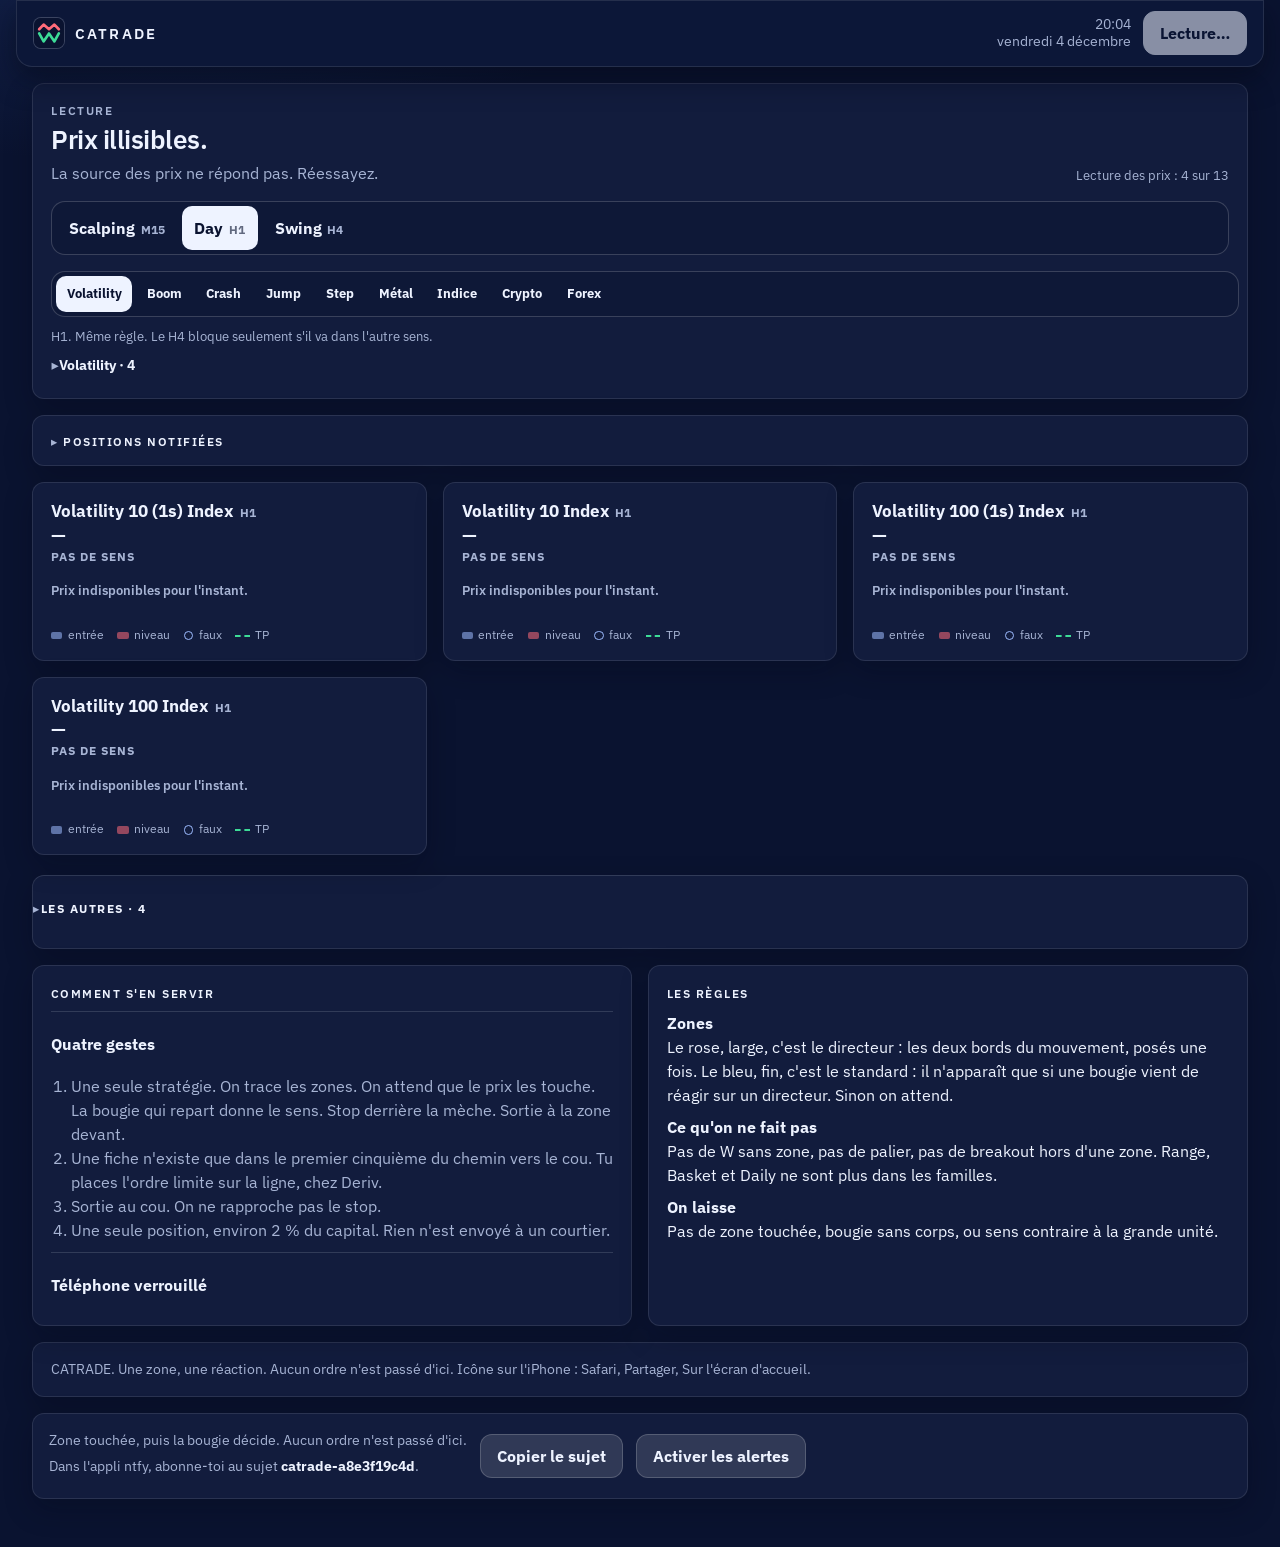
<file: index.html>
<!doctype html>
<html lang="fr">
<head>
<meta charset="utf-8">
<meta name="viewport" content="width=device-width, initial-scale=1, viewport-fit=cover">
<title>CATRADE</title>
<meta name="description" content="CATRADE entre seulement quand le prix touche une zone tracée. L'ordre se place chez Deriv.">
<meta name="theme-color" content="#0A1330">
<meta name="apple-mobile-web-app-capable" content="yes">
<meta name="mobile-web-app-capable" content="yes">
<meta name="apple-mobile-web-app-status-bar-style" content="black-translucent">
<meta name="apple-mobile-web-app-title" content="CATRADE">
<link rel="icon" href="favicon.svg" type="image/svg+xml">
<link rel="apple-touch-icon" href="icon-180.png">
<link rel="manifest" href="manifest.webmanifest">
<link rel="preconnect" href="https://fonts.googleapis.com">
<link rel="preconnect" href="https://fonts.gstatic.com" crossorigin>
<link href="https://fonts.googleapis.com/css2?family=IBM+Plex+Sans:wght@400;500;600;700&display=swap" rel="stylesheet">
<link rel="stylesheet" href="style.css?v=32">
</head>
<body>
<div class="aurora" aria-hidden="true"><i></i><i></i><i></i></div>
<div class="wrap">
  <header class="top glass">
    <h1 class="brand"><img src="favicon.svg" alt="" width="30" height="30" class="mark">CATRADE</h1>
    <div class="top-r">
      <div class="clock" id="clock"></div>
      <button class="btn go" id="refresh" type="button">Actualiser</button>
    </div>
  </header>
  <section class="hero glass" aria-live="polite">
    <div class="hero-top">
      <div>
        <p class="kicker">Lecture</p>
        <h2 id="headline">Lecture des marchés…</h2>
        <p class="lede" id="sub">Les fiches arrivent dès que les prix sont lus.</p>
      </div>
      <p class="status" id="status">En attente des prix.</p>
    </div>
    <div class="controls">
      <div class="seg" id="styles" role="group" aria-label="Style"></div>
      <div class="seg families" id="families" role="group" aria-label="Famille"></div>
    </div>
    <p class="stack" id="stack"></p>
    <details class="names-fold" id="namesFold">
      <summary id="namesTitle">Dans la famille</summary>
      <div class="names" id="names"></div>
    </details>
  </section>
  <details class="panel glass" id="ouvert">
    <summary class="sec">Positions notifiées</summary>
    <div class="grid" id="ouvertGrid"></div>
  </details>
  <div class="grid" id="grid"></div>
  <details class="panel glass fold">
    <summary class="sec" id="othersTitle">Les autres</summary>
    <ul class="others" id="others"></ul>
  </details>
  <div class="cols">
    <section class="panel glass">
      <h3 class="sec">Comment s'en servir</h3>
      <details class="fold" open>
        <summary>Quatre gestes</summary>
        <ol>
          <li>Une seule stratégie. On trace les zones. On attend que le prix les touche. La bougie qui repart donne le sens. Stop derrière la mèche. Sortie à la zone devant.</li>
          <li>Une fiche n'existe que dans le premier cinquième du chemin vers le cou. Tu places l'ordre limite sur la ligne, chez Deriv.</li>
          <li>Sortie au cou. On ne rapproche pas le stop.</li>
          <li>Une seule position, environ 2 % du capital. Rien n'est envoyé à un courtier.</li>
        </ol>
      </details>
      <details class="fold">
        <summary>Téléphone verrouillé</summary>
        <p>Dans l'appli ntfy, abonne-toi au sujet affiché en bas. Une alerte part une fois par setup, pas à chaque bougie. Cette page n'a pas besoin de rester ouverte.</p>
      </details>
    </section>
    <section class="panel glass">
      <h3 class="sec">Les règles</h3>
      <dl class="lex">
        <dt>Zones</dt>
        <dd>Le rose, large, c'est le directeur : les deux bords du mouvement, posés une fois. Le bleu, fin, c'est le standard : il n'apparaît que si une bougie vient de réagir sur un directeur. Sinon on attend.</dd>
        <dt>Ce qu'on ne fait pas</dt>
        <dd>Pas de W sans zone, pas de palier, pas de breakout hors d'une zone. Range, Basket et Daily ne sont plus dans les familles.</dd>
        <dt>On laisse</dt>
        <dd>Pas de zone touchée, bougie sans corps, ou sens contraire à la grande unité.</dd>
      </dl>
    </section>
  </div>
  <footer class="note glass">CATRADE. Une zone, une réaction. Aucun ordre n'est passé d'ici. Icône sur l'iPhone : Safari, Partager, Sur l'écran d'accueil.</footer>
  <div class="alertbox glass">
    <div>
      <p>Zone touchée, puis la bougie décide. Aucun ordre n'est passé d'ici.</p>
      <p>Dans l'appli ntfy, abonne-toi au sujet <b class="topic" id="topic">catrade-a8e3f19c4d</b>.</p>
    </div>
    <button class="btn" id="copyTopic" type="button">Copier le sujet</button>
    <button class="btn" id="notif" type="button">Alerter dans cette page</button>
  </div>
</div>
<script src="engine.js?v=118"></script>
<script src="app.js?v=118"></script>
<script>
if ("serviceWorker" in navigator) navigator.serviceWorker.register("sw.js");
</script>
</body>
</html>
</file>
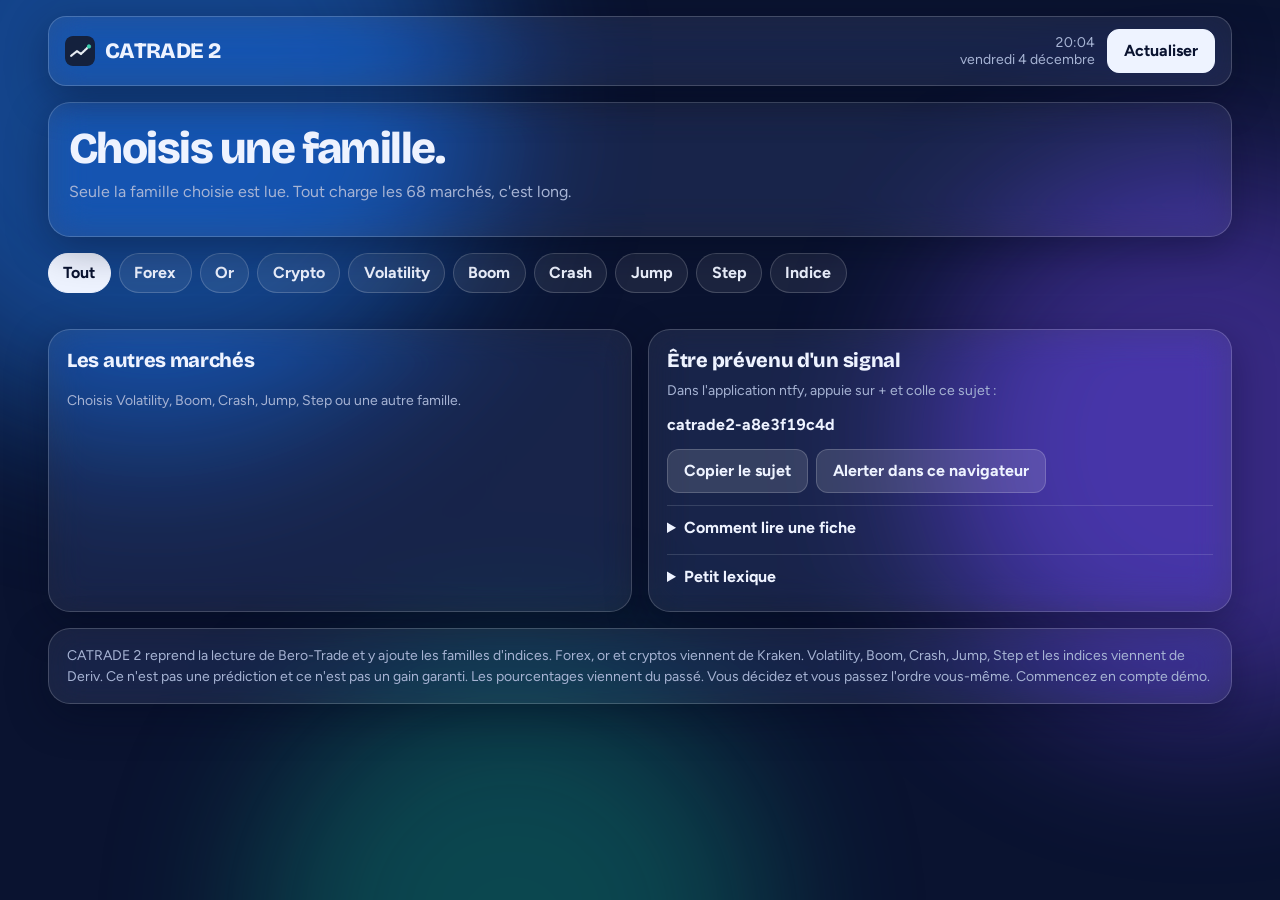
<file: 2/index.html>
<!doctype html>
<html lang="fr">
<head>
<meta charset="utf-8">
<meta name="viewport" content="width=device-width, initial-scale=1, viewport-fit=cover">
<title>CATRADE 2</title>
<meta name="description" content="CATRADE 2 lit les marchés de Bero-Trade et les familles d'indices CATRADE. Pour chacun : un sens, un stop, un objectif.">
<meta name="theme-color" content="#0A1330">
<meta name="mobile-web-app-capable" content="yes">
<meta name="apple-mobile-web-app-capable" content="yes">
<meta name="apple-mobile-web-app-title" content="CATRADE 2">
<link rel="manifest" href="manifest.webmanifest">
<link rel="icon" type="image/png" href="icon-192.png">
<link rel="apple-touch-icon" href="apple-touch-icon.png">
<link rel="preconnect" href="https://fonts.googleapis.com">
<link rel="preconnect" href="https://fonts.gstatic.com" crossorigin>
<link href="https://fonts.googleapis.com/css2?family=Bricolage+Grotesque:opsz,wght@12..96,600;12..96,800&family=Figtree:wght@400;600;700&display=swap" rel="stylesheet">
<style>
:root{
  --bg:#0A1330; --ink:#EEF3FF; --muted:#A7B4D4; --faint:rgba(238,243,255,.14);
  --glass:rgba(255,255,255,.075); --glass-hi:rgba(255,255,255,.13); --edge:rgba(255,255,255,.18);
  --buy:#3DDC97; --sell:#FF6B7A; --warn:#FFC857; --focus:#9DBBFF;
  --display:"Bricolage Grotesque","Figtree",system-ui,sans-serif;
  --text:"Figtree",system-ui,-apple-system,"Segoe UI",Roboto,sans-serif;
  color-scheme:dark;
}
*{box-sizing:border-box}
html{-webkit-text-size-adjust:100%}
body{margin:0;min-height:100vh;background:var(--bg);color:var(--ink);font:400 1rem/1.5 var(--text);font-variant-numeric:tabular-nums;overflow-x:hidden}
a{color:inherit}
p{margin:0 0 .75rem}
button{font:inherit;color:inherit;cursor:pointer}
:focus-visible{outline:3px solid var(--focus);outline-offset:2px}
.muted{color:var(--muted)}
.small{font-size:.875rem}

/* Fond : trois halos flous qui dérivent lentement */
.aurora{position:fixed;inset:0;z-index:-1;overflow:hidden;pointer-events:none}
.aurora i{position:absolute;border-radius:50%;filter:blur(80px);opacity:.55}
.aurora i:nth-child(1){width:52vmax;height:52vmax;left:-14vmax;top:-18vmax;background:#1E6FD9}
.aurora i:nth-child(2){width:44vmax;height:44vmax;right:-16vmax;top:18vh;background:#7B4DFF;opacity:.4}
.aurora i:nth-child(3){width:40vmax;height:40vmax;left:20vw;bottom:-22vmax;background:#11A88A;opacity:.35}
@media (prefers-reduced-motion:no-preference){
  .aurora i:nth-child(1){animation:drift1 38s ease-in-out infinite alternate}
  .aurora i:nth-child(2){animation:drift2 46s ease-in-out infinite alternate}
  .aurora i:nth-child(3){animation:drift1 52s ease-in-out infinite alternate-reverse}
  @keyframes drift1{to{transform:translate(8vw,6vh) scale(1.08)}}
  @keyframes drift2{to{transform:translate(-10vw,-8vh) scale(.94)}}
}

.glass{background:var(--glass);border:1px solid var(--edge);border-radius:22px;-webkit-backdrop-filter:blur(18px) saturate(140%);backdrop-filter:blur(18px) saturate(140%);box-shadow:0 12px 40px rgba(3,8,30,.35)}
.wrap{max-width:76rem;margin:0 auto;padding:max(1rem,env(safe-area-inset-top)) 1rem 3rem}

/* En-tête */
.top{display:flex;align-items:center;justify-content:space-between;gap:1rem;padding:.75rem 1rem;margin-bottom:1rem;border-radius:18px;position:sticky;top:.5rem;z-index:5}
.brand{display:flex;align-items:center;gap:.625rem;font:800 1.375rem/1 var(--display);letter-spacing:-.03em;margin:0;white-space:nowrap}
.brand img{width:30px;height:30px;border-radius:8px}
.top-r{display:flex;align-items:center;gap:.75rem}
.clock{color:var(--muted);font-size:.875rem;text-align:right;line-height:1.25}
.btn{min-height:44px;padding:.5rem 1rem;border:1px solid var(--edge);border-radius:12px;background:var(--glass-hi);font-weight:700}
.btn:hover{background:rgba(255,255,255,.2)}
.btn[disabled]{opacity:.55;cursor:progress}
.btn.go{background:var(--ink);color:var(--bg);border-color:var(--ink)}
.btn.go:hover{background:#fff}

/* Résumé */
.hero{padding:1.5rem 1.25rem 1.25rem;margin-bottom:1rem}
.hero h2{font:800 clamp(1.75rem,6vw,2.75rem)/1.02 var(--display);letter-spacing:-.035em;margin:0 0 .5rem;text-wrap:balance}
.hero p{max-width:44rem;color:var(--muted);margin:0}
.status{margin-top:.75rem !important;font-size:.875rem}

/* Fiches marché */
.grid{display:grid;grid-template-columns:repeat(auto-fill,minmax(19rem,1fr));gap:1rem;margin-bottom:1.25rem}
.card{padding:1.125rem 1.125rem 1rem;display:flex;flex-direction:column;gap:.75rem;position:relative;overflow:hidden}
.card::before{content:"";position:absolute;inset:0 0 auto 0;height:3px;background:var(--side)}
.card[data-dir="1"]{--side:var(--buy)} .card[data-dir="-1"]{--side:var(--sell)}
.card[data-choice="pris"]{border-color:var(--side);box-shadow:0 0 0 1px var(--side),0 12px 40px rgba(3,8,30,.35)}
.card[data-choice="passe"]{opacity:.55}
.head{display:flex;justify-content:space-between;align-items:flex-start;gap:.75rem}
.name{font:700 1.0625rem/1.25 var(--text);margin:0}
.px{font:800 1.5rem/1.15 var(--display);letter-spacing:-.02em}
.call{display:inline-block;font:800 1.5rem/1 var(--display);letter-spacing:-.025em;color:var(--side)}
.kind{display:inline-block;margin-left:.5rem;padding:.125rem .5rem;border-radius:999px;border:1px solid var(--edge);font-size:.8125rem;font-weight:700;vertical-align:middle}
.kind.ok{border-color:var(--buy);color:var(--buy)}
.ring{--p:50;flex:none;width:68px;height:68px;border-radius:50%;display:grid;place-items:center;background:conic-gradient(var(--ringc) calc(var(--p)*1%),rgba(255,255,255,.1) 0)}
.ring b{display:flex;flex-direction:column;align-items:center;justify-content:center;width:56px;height:56px;border-radius:50%;background:#101b3d;font:800 .875rem/1 var(--display);white-space:nowrap}
.ring small{display:block;font:600 .5625rem/1 var(--text);color:var(--muted);margin-top:2px}
.lv{display:grid;grid-template-columns:repeat(3,1fr);gap:.5rem;margin:0}
.lv div{background:rgba(255,255,255,.06);border-radius:12px;padding:.5rem .625rem}
.lv dt{font-size:.75rem;color:var(--muted)}
.lv dd{margin:0;font:800 1rem/1.25 var(--display);letter-spacing:-.01em;word-break:break-word}
.lv .sl{color:var(--sell)} .lv .tp{color:var(--buy)}
.lv span{display:block;font:400 .75rem/1.2 var(--text);color:var(--muted)}
.risk{border-radius:14px;padding:.625rem .75rem;background:rgba(255,255,255,.06);font-size:.875rem}
.risk b.lvl{display:inline-block;margin-bottom:.25rem;font-size:.9375rem}
.risk[data-r="mod"] b.lvl{color:var(--buy)} .risk[data-r="haut"] b.lvl{color:var(--warn)} .risk[data-r="tres"] b.lvl{color:var(--sell)}
.risk ul{margin:0;padding-left:1.1rem;color:var(--muted)}
.risk li{margin:.125rem 0}
.spark{width:100%;height:42px;display:block}
.spark path{fill:none;stroke:var(--side);stroke-width:2;stroke-linejoin:round;stroke-linecap:round}
.spark .area{fill:var(--side);opacity:.12;stroke:none}
.sim{border-radius:14px;padding:.5rem .75rem;background:rgba(255,255,255,.06)}
.sim summary{font-size:.9375rem}
.sim-f{display:grid;grid-template-columns:1fr 1fr;gap:.5rem;margin:.5rem 0}
.sim-f label{display:grid;gap:.25rem;font-size:.75rem;color:var(--muted)}
.sim-f input,.sim-f select{font:inherit;font-size:1rem;color:var(--ink);background:rgba(10,19,48,.6);border:1px solid var(--edge);border-radius:10px;padding:.5rem .625rem;min-height:44px;width:100%}
.sim-r{display:grid;grid-template-columns:repeat(3,1fr);gap:.375rem;margin:0}
.sim-r div{text-align:center;border-radius:10px;padding:.375rem .25rem;background:rgba(255,255,255,.05)}
.sim-r dt{font-size:.6875rem;color:var(--muted)}
.sim-r dd{margin:0;font:800 1.0625rem/1.2 var(--display)}
.sim-r .g{color:var(--buy)} .sim-r .l{color:var(--sell)}
.sim-n{font-size:.75rem;color:var(--muted);margin:.375rem 0 0}
.choice{display:flex;gap:.5rem;margin-top:auto}
.choice .btn{flex:1}
.taken{font-size:.875rem;color:var(--muted)}
@media (prefers-reduced-motion:no-preference){
  .grid.fresh .card{animation:rise .5s cubic-bezier(.2,.7,.2,1) both;animation-delay:calc(var(--i)*70ms)}
  @keyframes rise{from{opacity:0;transform:translateY(14px) scale(.98)}to{opacity:1;transform:none}}
  .card[data-choice="pris"]{animation:pulse 1.6s ease-out 1}
  @keyframes pulse{0%{box-shadow:0 0 0 0 var(--side)}100%{box-shadow:0 0 0 1px var(--side),0 0 0 14px transparent}}
}

/* Autres marchés */
.panel{padding:1.125rem 1.125rem .5rem;margin-bottom:1rem}
h3.sec{font:800 1.25rem/1.2 var(--display);letter-spacing:-.015em;margin:0 0 .5rem}
.others{list-style:none;margin:0;padding:0}
.others li{display:grid;grid-template-columns:1fr auto;gap:.125rem 1rem;padding:.625rem 0;border-top:1px solid var(--faint)}
.others li:first-child{border-top:0}
.others b{font-weight:700}
.others span{grid-column:1/-1;color:var(--muted);font-size:.875rem}
.empty{padding:1.25rem;text-align:center;color:var(--muted)}
.cols{display:grid;gap:1rem}
@media (min-width:56rem){.cols{grid-template-columns:1fr 1fr}}
.steps{margin:.25rem 0 .75rem;padding-left:1.25rem;color:var(--muted)} .steps li{margin:.25rem 0}
.topic{color:var(--ink);word-break:break-all}
.row{display:flex;flex-wrap:wrap;gap:.5rem;align-items:center;margin-bottom:.75rem}
a.btn{display:inline-flex;align-items:center;text-decoration:none}
details{border-top:1px solid var(--faint);padding:.625rem 0}
summary{font-weight:700;cursor:pointer;min-height:28px}
details p,details li,details dd{color:var(--muted)}
details ol{margin:.5rem 0 0;padding-left:1.25rem}
dl.lex{margin:.5rem 0 0} dl.lex dt{font-weight:700;margin-top:.5rem} dl.lex dd{margin:0}
footer{padding:1rem 1.125rem;color:var(--muted);font-size:.875rem}
@media (max-width:30rem){.clock{display:none}.lv dd{font-size:.9375rem}}
.fams{display:flex;flex-wrap:wrap;gap:.5rem;margin:0 0 1rem}
.fams button{min-height:40px;padding:.4rem .9rem;border-radius:999px;border:1px solid var(--edge);background:var(--glass);font-weight:700}
.fams button.on{background:var(--ink);color:var(--bg);border-color:var(--ink)}
.fam{margin:.15rem 0 0;color:var(--muted);font-size:.75rem;font-weight:700;letter-spacing:.04em;text-transform:uppercase}

</style>
</head>
<body>
<div class="aurora" aria-hidden="true"><i></i><i></i><i></i></div>
<div class="wrap">
  <header class="top glass">
    <h1 class="brand"><img src="icon-192.png" alt="">CATRADE 2</h1>
    <div class="top-r">
      <div class="clock" id="clock"></div>
      <button class="btn go" id="refresh" type="button">Actualiser</button>
    </div>
  </header>

  <section class="hero glass" aria-live="polite">
    <h2 id="headline">Lecture des marchés.</h2>
    <p id="sub">Même lecture que Bero-Trade, plus les familles d'indices CATRADE. Seuls les marchés à au moins un gagnant sur deux restent en fiche.</p>
    <p class="status muted" id="status" role="status"></p>
  </section>

  <div class="fams" id="fams" role="tablist" aria-label="Familles"></div>
  <div class="grid" id="grid"></div>

  <div class="cols">
    <section class="panel glass" aria-labelledby="h-oth">
      <h3 class="sec" id="h-oth">Les autres marchés</h3>
      <ul class="others" id="others"><li><span>Lecture en cours.</span></li></ul>
    </section>

    <section class="panel glass" aria-labelledby="h-notif">
      <h3 class="sec" id="h-notif">Être prévenu d'un signal</h3>
      <p class="muted small">Dans l'application ntfy, appuie sur + et colle ce sujet :</p>
      <p><b class="topic" id="topicText">catrade2-a8e3f19c4d</b></p>
      <div class="row"><button class="btn" type="button" id="copyTopic">Copier le sujet</button><button class="btn" type="button" id="notifPage" aria-pressed="false">Alerter dans ce navigateur</button></div>
      <p class="muted small" id="notifMsg" role="status"></p>
      <details>
        <summary>Comment lire une fiche</summary>
        <ol class="small">
          <li><b>Signal confirmé</b> : le prix est revenu sur la moyenne et a refermé dans le sens. L'entrée est le prix de cette bougie, le stop est au-delà du repli. <b>Tendance</b> : le sens seulement. Pas d'entrée, pas de stop, pas d'objectif.</li>
          <li>Le pourcentage est la part de trades gagnants de ce type sur ce marché, sur les ~80 derniers jours.</li>
          <li>L'objectif est à 0,75 fois la distance du stop. Il faut donc gagner au moins 57 % des trades pour être rentable. Sous ce seuil, le marché gagne souvent mais perd en moyenne.</li>
          <li>Le trade se ferme au plus tard au bout de 4 jours.</li>
        </ol>
      </details>
      <details>
        <summary>Petit lexique</summary>
        <dl class="lex small">
          <dt>Stop (SL)</dt><dd>Le prix où le trade se ferme tout seul pour limiter la perte.</dd>
          <dt>Objectif (TP)</dt><dd>Le prix où le trade se ferme tout seul pour encaisser le gain.</dd>
          <dt>Pip</dt><dd>La plus petite unité courante d'une devise : 0,0001 sur EUR/USD.</dd>
          <dt>R</dt><dd>La perte prévue si le stop est touché. Un gagnant rapporte 0,75 R, un perdant coûte 1 R.</dd>
          <dt>Lot</dt><dd>La taille du trade. Sur les devises, 0,01 lot vaut environ 0,10 $ par pip.</dd>
        </dl>
      </details>
    </section>
  </div>

  <footer class="glass">CATRADE 2 reprend la lecture de Bero-Trade et y ajoute les familles d'indices. Forex, or et cryptos viennent de Kraken. Volatility, Boom, Crash, Jump, Step et les indices viennent de Deriv. Ce n'est pas une prédiction et ce n'est pas un gain garanti. Les pourcentages viennent du passé. Vous décidez et vous passez l'ordre vous-même. Commencez en compte démo.</footer>
</div>

<script>
"use strict";
/* ===== MOTEUR : fonctions pures, sans accès à la page ===== */
const Engine = (() => {
  const STEP = 14400;                                   /* bougies de 4 heures */
  const CFG = { rr: 0.75, maxBars: 24, chaos: 2, warm: 230, minDist: 1.5 };
  const mean = a => a.reduce((s, x) => s + x, 0) / a.length;
  const median = a => { const s = [...a].sort((x, y) => x - y), m = s.length >> 1; return s.length % 2 ? s[m] : (s[m - 1] + s[m]) / 2; };
  function ema(v, n) {
    const o = new Array(v.length).fill(null); if (v.length < n) return o;
    let e = mean(v.slice(0, n)); o[n - 1] = e; const k = 2 / (n + 1);
    for (let i = n; i < v.length; i++) { e = v[i] * k + e * (1 - k); o[i] = e; }
    return o;
  }
  function prep(k) {
    const c = k.map(x => x.c);
    const tr = k.map((x, i) => i ? Math.max(x.h - x.l, Math.abs(x.h - k[i - 1].c), Math.abs(x.l - k[i - 1].c)) : x.h - x.l);
    const atr = new Array(k.length).fill(null);
    if (k.length > 15) { let a = mean(tr.slice(1, 15)); atr[14] = a; for (let i = 15; i < k.length; i++) { a = (a * 13 + tr[i]) / 14; atr[i] = a; } }
    return { k, c, tr, atr, e20: ema(c, 20), e50: ema(c, 50), e200: ema(c, 200) };
  }
  function trend(P, i) {
    const c = P.c[i], a = P.e20[i], b = P.e50[i], s = P.e200[i];
    if (s == null) return 0;
    return c > s && b > s && a > b ? 1 : c < s && b < s && a < b ? -1 : 0;
  }
  function volRatio(P, i) { const base = median(P.tr.slice(i - 27, i - 3)); return base > 0 ? mean(P.tr.slice(i - 3, i + 1)) / base : null; }
  /* Devises et or : pas d'entrée du vendredi 12 h UTC au dimanche 22 h UTC */
  function fxBlocked(t) { const d = new Date(t * 1000), day = d.getUTCDay(), h = d.getUTCHours(); return (day === 5 && h >= 12) || day === 6 || (day === 0 && h < 22); }

  function signalAt(P, i, weekend) {
    if (i < CFG.warm || i >= P.k.length) return null;
    const d = trend(P, i); if (!d) return null;
    const vr = volRatio(P, i); if (vr == null || vr > CFG.chaos) return null;
    const k = P.k, b = k[i], a = P.atr[i], range = b.h - b.l; if (!(range > 0) || !(a > 0)) return null;
    if (weekend && fxBlocked(b.t + STEP)) return null;
    const pos = d > 0 ? (b.c - b.l) / range : (b.h - b.c) / range;
    const forward = d > 0 ? b.c > b.o : b.c < b.o;
    let kind = null, structure = null;
    const win = k.slice(i - 24, i);
    const brk = d > 0 ? b.c > Math.max(...win.map(x => x.h)) : b.c < Math.min(...win.map(x => x.l));
    if (CFG.breakout && brk && range >= a && pos >= 0.7 && Math.abs(b.c - P.e20[i]) <= 2.5 * a) { kind = "cassure"; structure = d > 0 ? b.l : b.h; }
    if (!kind) {
      const touched = d > 0 ? Math.min(b.l, k[i - 1].l) <= P.e20[i] + 0.25 * a : Math.max(b.h, k[i - 1].h) >= P.e20[i] - 0.25 * a;
      const holds = d > 0 ? b.c > P.e50[i] : b.c < P.e50[i];
      if (touched && holds && forward && pos >= 0.6) {
        kind = "repli"; const w5 = k.slice(i - 4, i + 1);
        structure = d > 0 ? Math.min(...w5.map(x => x.l)) : Math.max(...w5.map(x => x.h));
      }
    }
    if (!kind) return null;
    let dist = Math.abs(b.c - structure) + 0.25 * a;
    if (dist > 2.5 * a) return null;
    if (dist < CFG.minDist * a) dist = CFG.minDist * a;
    return { i, t: b.t, dir: d, kind, entry: b.c, dist, sl: b.c - d * dist, tp: b.c + d * CFG.rr * dist, vr, atr: a };
  }
  /* Rejoue les règles sur l'historique. Si le stop et l'objectif sont dans la même bougie, on compte le stop. */
  function backtest(P, cost, weekend) {
    const k = P.k, trades = [];
    for (let i = CFG.warm; i < k.length - 1; i++) {
      const s = signalAt(P, i, weekend); if (!s) continue;
      let r = null, j = i + 1;
      for (; j < k.length; j++) {
        const hitSL = s.dir > 0 ? k[j].l <= s.sl : k[j].h >= s.sl, hitTP = s.dir > 0 ? k[j].h >= s.tp : k[j].l <= s.tp;
        if (hitSL) { r = -1; break; }
        if (hitTP) { r = CFG.rr; break; }
        if (j - i >= CFG.maxBars) { r = s.dir * (k[j].c - s.entry) / s.dist; break; }
      }
      if (r == null) break;
      trades.push({ t: s.t, kind: s.kind, dir: s.dir, r, net: r - cost * s.entry / s.dist, bars: j - i });
      i = j - 1;
    }
    return trades;
  }
  /* Mode « tendance » : on suit la tendance à chaque bougie, sans attendre de repli. Sert à donner un avis sur chaque marché. */
  function backtestTrend(P, cost, weekend) {
    const k = P.k, trades = [];
    for (let i = CFG.warm; i < k.length - 1; i++) {
      const d = trend(P, i), a = P.atr[i]; if (!d || !(a > 0)) continue;
      const vr = volRatio(P, i); if (vr == null || vr > CFG.chaos) continue;
      if (weekend && fxBlocked(k[i].t + STEP)) continue;
      const e = k[i].c, dist = CFG.minDist * a, sl = e - d * dist, tp = e + d * CFG.rr * dist;
      let r = null, j = i + 1;
      for (; j < k.length; j++) {
        if (d > 0 ? k[j].l <= sl : k[j].h >= sl) { r = -1; break; }
        if (d > 0 ? k[j].h >= tp : k[j].l <= tp) { r = CFG.rr; break; }
        if (j - i >= CFG.maxBars) { r = d * (k[j].c - e) / dist; break; }
      }
      if (r == null) break;
      trades.push({ t: k[i].t, dir: d, r, net: r - cost * e / dist, bars: j - i });
      i = j - 1;
    }
    return trades;
  }
  function stats(tr) {
    const n = tr.length; if (!n) return { n: 0, wins: 0, gross: 0, net: 0, avg: 0, se: 0, medBars: null };
    const net = tr.reduce((s, x) => s + x.net, 0), avg = net / n;
    const sd = Math.sqrt(tr.reduce((s, x) => s + (x.net - avg) ** 2, 0) / Math.max(1, n - 1));
    return { n, wins: tr.filter(x => x.r > 0).length, gross: tr.reduce((s, x) => s + x.r, 0), net, avg, se: sd / Math.sqrt(n), medBars: median(tr.map(x => x.bars)) };
  }
  function evaluate(mk, raw, now) {
    const rep = { id: mk.id, cls: mk.cls, state: "erreur", why: "indispo" };
    if (!Array.isArray(raw) || !raw.length) return rep;
    const lastRaw = raw[raw.length - 1], live = lastRaw.t + STEP > now ? lastRaw : null, closed = live ? raw.slice(0, -1) : raw, n = closed.length;
    if (n < CFG.warm + 30) { rep.why = "historique"; return rep; }
    rep.price = lastRaw.c; rep.spark = closed.slice(-59).map(x => x.c).concat([rep.price]); rep.candles = raw.slice(-36);
    if (now - (closed[n - 1].t + STEP) > STEP + 600) { rep.why = "ancien"; return rep; }
    if (closed.slice(-42).filter(x => x.h === x.l).length > 10) { rep.why = "inactif"; return rep; }
    const weekend = mk.cls === "fx" || mk.cls === "gold", P = prep(closed), i = n - 1;
    rep.why = null;
    rep.dir = trend(P, i); rep.vr = volRatio(P, i); rep.atr = P.atr[i]; rep.e20 = P.e20[i];
    rep.trades = backtest(P, mk.cost, weekend); rep.record = stats(rep.trades);
    rep.trendRecord = stats(backtestTrend(P, mk.cost, weekend));
    if (rep.dir && rep.atr > 0) { const dist = CFG.minDist * rep.atr; rep.tplan = { dir: rep.dir, entry: rep.price, sl: rep.price - rep.dir * dist, tp: rep.price + rep.dir * CFG.rr * dist, dist, until: now + CFG.maxBars * STEP, costR: mk.cost * rep.price / dist }; } rep.days = Math.round((n - CFG.warm) * STEP / 86400);
    if (weekend && fxBlocked(now)) { rep.state = "ferme"; rep.why = new Date(now * 1000).getUTCDay() === 5 ? "vendredi" : "weekend"; return rep; }
    if (rep.vr != null && rep.vr > CFG.chaos) { rep.state = "agite"; return rep; }
    for (let age = 0; age <= 1; age++) {
      const s = signalAt(P, i - age, weekend); if (!s) continue;
      const after = closed.slice(s.i + 1).concat(live ? [live] : []);
      const hi = Math.max(s.entry, ...after.map(x => x.h)), lo = Math.min(s.entry, ...after.map(x => x.l));
      const prog = s.dir * (rep.price - s.entry) / s.dist;
      rep.state = "passe";
      if (s.dir > 0 ? lo <= s.sl : hi >= s.sl) rep.why = "stoppe";
      else if (s.dir > 0 ? hi >= s.tp : lo <= s.tp) rep.why = "objectif";
      else if (prog > 0.25) rep.why = "parti";
      else if (prog < -0.3) rep.why = "fragile";
      else {
        const dist = s.dist;
        rep.state = "signal"; rep.why = null;
        rep.plan = { dir: s.dir, kind: s.kind, entry: s.entry, sl: s.sl, tp: s.tp, dist, age, prog,
                     firedAt: s.t + STEP, until: s.t + STEP + CFG.maxBars * STEP, costR: mk.cost * s.entry / dist };
        rep.checks = { vol: rep.vr >= 0.5 && rep.vr <= 1.5, frais: age === 0 && Math.abs(prog) <= 0.2, bilan: rep.record.n >= 8 && rep.record.net > 0 };
        rep.score = (rep.checks.vol ? 1 : 0) + (rep.checks.frais ? 1 : 0) + (rep.checks.bilan ? 1 : 0);
      }
      return rep;
    }
    if (!rep.dir) { rep.state = "neutre"; return rep; }
    rep.state = "attente"; rep.near = Math.abs(rep.price - rep.e20) <= rep.atr;
    return rep;
  }
  /* Signaux actifs, du meilleur au moins bon */
  const rank = reports => reports.filter(r => r.state === "signal").sort((a, b) => b.score - a.score || a.plan.age - b.plan.age || a.plan.costR - b.plan.costR);
  const overall = reports => stats([].concat(...reports.map(r => r.trades || [])));
  const breakEven = () => 1 / (1 + CFG.rr);
  return { STEP, CFG, mean, median, ema, prep, trend, volRatio, fxBlocked, signalAt, backtest, backtestTrend, stats, evaluate, rank, overall, breakEven };
})();
/* ===== FIN DU MOTEUR ===== */

if (typeof document !== "undefined") (() => {
  const MARKETS = [
    { id: "EURUSD",  sym: "EUR/USD", name: "EUR/USD",  fam: "Forex", src: "kraken", cls: "fx", pip: 0.0001, dp: 5, cost: 0.00012 },
    { id: "GBPUSD",  sym: "GBP/USD", name: "GBP/USD",  fam: "Forex", src: "kraken", cls: "fx", pip: 0.0001, dp: 5, cost: 0.00015 },
    { id: "AUDUSD",  sym: "AUD/USD", name: "AUD/USD",  fam: "Forex", src: "kraken", cls: "fx", pip: 0.0001, dp: 5, cost: 0.00018 },
    { id: "USDCAD",  sym: "USD/CAD", name: "USD/CAD",  fam: "Forex", src: "kraken", cls: "fx", pip: 0.0001, dp: 5, cost: 0.00018 },
    { id: "USDCHF",  sym: "USD/CHF", name: "USD/CHF",  fam: "Forex", src: "kraken", cls: "fx", pip: 0.0001, dp: 5, cost: 0.00018 },
    { id: "EURGBP",  sym: "EUR/GBP", name: "EUR/GBP",  fam: "Forex", src: "kraken", cls: "fx", pip: 0.0001, dp: 5, cost: 0.00018 },
    { id: "PAXGUSD", sym: "XAU/USD", name: "Or, XAU/USD", fam: "Or", src: "kraken", cls: "gold", dp: 2, cost: 0.00015 },
    { id: "XBTUSD",  sym: "BTC/USD", name: "Bitcoin, BTC/USD",  fam: "Crypto", src: "kraken", cls: "crypto", dp: 0, cost: 0.0004 },
    { id: "ETHUSD",  sym: "ETH/USD", name: "Ethereum, ETH/USD", fam: "Crypto", src: "kraken", cls: "crypto", dp: 2, cost: 0.0004 },
    { id: "SOLUSD",  sym: "SOL/USD", name: "Solana, SOL/USD",   fam: "Crypto", src: "kraken", cls: "crypto", dp: 2, cost: 0.0005 },
    { id: "1HZ10V", sym: "Volatility 10 (1s) Index", name: "Volatility 10 (1s) Index", fam: "Volatility", src: "deriv", cls: "synth", dp: 2, cost: 0.00008 },
    { id: "R_10", sym: "Volatility 10 Index", name: "Volatility 10 Index", fam: "Volatility", src: "deriv", cls: "synth", dp: 3, cost: 0.00008 },
    { id: "1HZ100V", sym: "Volatility 100 (1s) Index", name: "Volatility 100 (1s) Index", fam: "Volatility", src: "deriv", cls: "synth", dp: 2, cost: 0.00008 },
    { id: "R_100", sym: "Volatility 100 Index", name: "Volatility 100 Index", fam: "Volatility", src: "deriv", cls: "synth", dp: 2, cost: 0.00008 },
    { id: "1HZ15V", sym: "Volatility 15 (1s) Index", name: "Volatility 15 (1s) Index", fam: "Volatility", src: "deriv", cls: "synth", dp: 3, cost: 0.00008 },
    { id: "1HZ25V", sym: "Volatility 25 (1s) Index", name: "Volatility 25 (1s) Index", fam: "Volatility", src: "deriv", cls: "synth", dp: 2, cost: 0.00008 },
    { id: "R_25", sym: "Volatility 25 Index", name: "Volatility 25 Index", fam: "Volatility", src: "deriv", cls: "synth", dp: 3, cost: 0.00008 },
    { id: "1HZ30V", sym: "Volatility 30 (1s) Index", name: "Volatility 30 (1s) Index", fam: "Volatility", src: "deriv", cls: "synth", dp: 3, cost: 0.00008 },
    { id: "1HZ50V", sym: "Volatility 50 (1s) Index", name: "Volatility 50 (1s) Index", fam: "Volatility", src: "deriv", cls: "synth", dp: 2, cost: 0.00008 },
    { id: "R_50", sym: "Volatility 50 Index", name: "Volatility 50 Index", fam: "Volatility", src: "deriv", cls: "synth", dp: 4, cost: 0.00008 },
    { id: "1HZ75V", sym: "Volatility 75 (1s) Index", name: "Volatility 75 (1s) Index", fam: "Volatility", src: "deriv", cls: "synth", dp: 2, cost: 0.00008 },
    { id: "R_75", sym: "Volatility 75 Index", name: "Volatility 75 Index", fam: "Volatility", src: "deriv", cls: "synth", dp: 4, cost: 0.00008 },
    { id: "1HZ90V", sym: "Volatility 90 (1s) Index", name: "Volatility 90 (1s) Index", fam: "Volatility", src: "deriv", cls: "synth", dp: 3, cost: 0.00008 },
    { id: "BOOM100", sym: "Boom 100 Index", name: "Boom 100 Index", fam: "Boom", src: "deriv", cls: "synth", dp: 3, cost: 0.00008 },
    { id: "BOOM1000", sym: "Boom 1000 Index", name: "Boom 1000 Index", fam: "Boom", src: "deriv", cls: "synth", dp: 3, cost: 0.00008 },
    { id: "BOOM150N", sym: "Boom 150 Index", name: "Boom 150 Index", fam: "Boom", src: "deriv", cls: "synth", dp: 5, cost: 0.00008 },
    { id: "BOOM200", sym: "Boom 200 Index", name: "Boom 200 Index", fam: "Boom", src: "deriv", cls: "synth", dp: 3, cost: 0.00008 },
    { id: "BOOM300N", sym: "Boom 300 Index", name: "Boom 300 Index", fam: "Boom", src: "deriv", cls: "synth", dp: 3, cost: 0.00008 },
    { id: "BOOM50", sym: "Boom 50 Index", name: "Boom 50 Index", fam: "Boom", src: "deriv", cls: "synth", dp: 3, cost: 0.00008 },
    { id: "BOOM500", sym: "Boom 500 Index", name: "Boom 500 Index", fam: "Boom", src: "deriv", cls: "synth", dp: 3, cost: 0.00008 },
    { id: "BOOM600", sym: "Boom 600 Index", name: "Boom 600 Index", fam: "Boom", src: "deriv", cls: "synth", dp: 3, cost: 0.00008 },
    { id: "BOOM900", sym: "Boom 900 Index", name: "Boom 900 Index", fam: "Boom", src: "deriv", cls: "synth", dp: 3, cost: 0.00008 },
    { id: "BOOM99", sym: "Boom 99 Index", name: "Boom 99 Index", fam: "Boom", src: "deriv", cls: "synth", dp: 3, cost: 0.00008 },
    { id: "CRASH100", sym: "Crash 100 Index", name: "Crash 100 Index", fam: "Crash", src: "deriv", cls: "synth", dp: 3, cost: 0.00008 },
    { id: "CRASH1000", sym: "Crash 1000 Index", name: "Crash 1000 Index", fam: "Crash", src: "deriv", cls: "synth", dp: 3, cost: 0.00008 },
    { id: "CRASH150N", sym: "Crash 150 Index", name: "Crash 150 Index", fam: "Crash", src: "deriv", cls: "synth", dp: 5, cost: 0.00008 },
    { id: "CRASH200", sym: "Crash 200 Index", name: "Crash 200 Index", fam: "Crash", src: "deriv", cls: "synth", dp: 3, cost: 0.00008 },
    { id: "CRASH300N", sym: "Crash 300 Index", name: "Crash 300 Index", fam: "Crash", src: "deriv", cls: "synth", dp: 3, cost: 0.00008 },
    { id: "CRASH50", sym: "Crash 50 Index", name: "Crash 50 Index", fam: "Crash", src: "deriv", cls: "synth", dp: 3, cost: 0.00008 },
    { id: "CRASH500", sym: "Crash 500 Index", name: "Crash 500 Index", fam: "Crash", src: "deriv", cls: "synth", dp: 3, cost: 0.00008 },
    { id: "CRASH600", sym: "Crash 600 Index", name: "Crash 600 Index", fam: "Crash", src: "deriv", cls: "synth", dp: 3, cost: 0.00008 },
    { id: "CRASH900", sym: "Crash 900 Index", name: "Crash 900 Index", fam: "Crash", src: "deriv", cls: "synth", dp: 3, cost: 0.00008 },
    { id: "CRASH99", sym: "Crash 99 Index", name: "Crash 99 Index", fam: "Crash", src: "deriv", cls: "synth", dp: 3, cost: 0.00008 },
    { id: "JD10", sym: "Jump 10 Index", name: "Jump 10 Index", fam: "Jump", src: "deriv", cls: "synth", dp: 2, cost: 0.00008 },
    { id: "JD100", sym: "Jump 100 Index", name: "Jump 100 Index", fam: "Jump", src: "deriv", cls: "synth", dp: 2, cost: 0.00008 },
    { id: "JD25", sym: "Jump 25 Index", name: "Jump 25 Index", fam: "Jump", src: "deriv", cls: "synth", dp: 2, cost: 0.00008 },
    { id: "JD50", sym: "Jump 50 Index", name: "Jump 50 Index", fam: "Jump", src: "deriv", cls: "synth", dp: 2, cost: 0.00008 },
    { id: "JD75", sym: "Jump 75 Index", name: "Jump 75 Index", fam: "Jump", src: "deriv", cls: "synth", dp: 2, cost: 0.00008 },
    { id: "stpRNG", sym: "Step Index", name: "Step Index", fam: "Step", src: "deriv", cls: "synth", dp: 1, cost: 0.00008 },
    { id: "stpRNG2", sym: "Step Index 200", name: "Step Index 200", fam: "Step", src: "deriv", cls: "synth", dp: 1, cost: 0.00008 },
    { id: "stpRNG3", sym: "Step Index 300", name: "Step Index 300", fam: "Step", src: "deriv", cls: "synth", dp: 1, cost: 0.00008 },
    { id: "stpRNG4", sym: "Step Index 400", name: "Step Index 400", fam: "Step", src: "deriv", cls: "synth", dp: 1, cost: 0.00008 },
    { id: "stpRNG5", sym: "Step Index 500", name: "Step Index 500", fam: "Step", src: "deriv", cls: "synth", dp: 1, cost: 0.00008 },
    { id: "stpRNG10", sym: "Step Index 1000", name: "Step Index 1000", fam: "Step", src: "deriv", cls: "synth", dp: 1, cost: 0.00008 },
    { id: "stpRNG15", sym: "Step Index 1500", name: "Step Index 1500", fam: "Step", src: "deriv", cls: "synth", dp: 1, cost: 0.00008 },
    { id: "stpRNG20", sym: "Step Index 2000", name: "Step Index 2000", fam: "Step", src: "deriv", cls: "synth", dp: 1, cost: 0.00008 },
    { id: "OTC_AS51", sym: "Australia 200", name: "Australia 200", fam: "Indice", src: "deriv", cls: "synth", dp: 2, cost: 0.00008 },
    { id: "OTC_SX5E", sym: "Euro 50", name: "Euro 50", fam: "Indice", src: "deriv", cls: "synth", dp: 2, cost: 0.00008 },
    { id: "OTC_FCHI", sym: "France 40", name: "France 40", fam: "Indice", src: "deriv", cls: "synth", dp: 2, cost: 0.00008 },
    { id: "OTC_GDAXI", sym: "Germany 40", name: "Germany 40", fam: "Indice", src: "deriv", cls: "synth", dp: 2, cost: 0.00008 },
    { id: "OTC_HSI", sym: "Hong Kong 50", name: "Hong Kong 50", fam: "Indice", src: "deriv", cls: "synth", dp: 2, cost: 0.00008 },
    { id: "OTC_N225", sym: "Japan 225", name: "Japan 225", fam: "Indice", src: "deriv", cls: "synth", dp: 2, cost: 0.00008 },
    { id: "OTC_AEX", sym: "Netherlands 25", name: "Netherlands 25", fam: "Indice", src: "deriv", cls: "synth", dp: 2, cost: 0.00008 },
    { id: "OTC_SSMI", sym: "Swiss 20", name: "Swiss 20", fam: "Indice", src: "deriv", cls: "synth", dp: 2, cost: 0.00008 },
    { id: "OTC_FTSE", sym: "UK 100", name: "UK 100", fam: "Indice", src: "deriv", cls: "synth", dp: 2, cost: 0.00008 },
    { id: "OTC_SPC", sym: "US 500", name: "US 500", fam: "Indice", src: "deriv", cls: "synth", dp: 2, cost: 0.00008 },
    { id: "OTC_NDX", sym: "US Tech 100", name: "US Tech 100", fam: "Indice", src: "deriv", cls: "synth", dp: 2, cost: 0.00008 },
    { id: "OTC_DJI", sym: "Wall Street 30", name: "Wall Street 30", fam: "Indice", src: "deriv", cls: "synth", dp: 2, cost: 0.00008 },
  ];
  const MK = Object.fromEntries(MARKETS.map(m => [m.id, m]));
  const TOPIC = "catrade2-a8e3f19c4d", MIN_WIN = 50, MIN_N = 8;
  const $ = s => document.querySelector(s);
  const esc = s => String(s).replace(/[&<>"']/g, c => ({ "&": "&amp;", "<": "&lt;", ">": "&gt;", '"': "&quot;", "'": "&#39;" }[c]));
  const sleep = ms => new Promise(r => setTimeout(r, ms));
  const fmt = (v, dp) => v.toLocaleString("fr-FR", { minimumFractionDigits: dp, maximumFractionDigits: dp });
  const num = (x, d = 1) => x.toLocaleString("fr-FR", { minimumFractionDigits: d, maximumFractionDigits: d });
  const hm = ms => new Date(ms).toLocaleTimeString("fr-FR", { hour: "2-digit", minute: "2-digit" });
  const dayHm = ms => new Date(ms).toLocaleDateString("fr-FR", { weekday: "long", day: "numeric" }) + " " + hm(ms);
  const store = { get(k, d) { try { const v = localStorage.getItem(k); return v ? JSON.parse(v) : d; } catch (e) { return d; } },
                  set(k, v) { try { localStorage.setItem(k, JSON.stringify(v)); } catch (e) {} } };
  let reports = [], scannedAt = 0, busy = false, choices = store.get("bt.choices", {});
  const FAMS = ["Tout", "Forex", "Or", "Crypto", "Volatility", "Boom", "Crash", "Jump", "Step", "Indice"];
  let famFilter = store.get("c2.fam", "Tout");
  function paintFams() {
    $("#fams").innerHTML = FAMS.map(f => `<button type="button" class="${f === famFilter ? "on" : ""}" data-fam="${esc(f)}">${esc(f)}</button>`).join("");
  }
  const BE = Math.round(Engine.breakEven() * 1000) / 10;

  function tick() { const n = Date.now(); $("#clock").innerHTML = `${hm(n)}<br>${esc(new Date(n).toLocaleDateString("fr-FR", { weekday: "long", day: "numeric", month: "long" }))}`; }

  async function fetchOHLC(pair) {
    for (let attempt = 1; ; attempt++) {
      const ac = new AbortController(), timer = setTimeout(() => ac.abort(), 12000);
      try {
        const r = await fetch(`https://api.kraken.com/0/public/OHLC?pair=${pair}&interval=240`, { cache: "no-store", signal: ac.signal });
        const j = await r.json();
        if (j.error && j.error.length) throw new Error(j.error.join(", "));
        const key = Object.keys(j.result).find(k => k !== "last");
        return j.result[key].map(x => ({ t: +x[0], o: +x[1], h: +x[2], l: +x[3], c: +x[4] })).sort((a, b) => a.t - b.t);
      } catch (e) { if (attempt >= 3) throw e; await sleep(1200 * attempt); }
      finally { clearTimeout(timer); }
    }
  }

  let derivWS = null, derivOpening = null, reqN = 1, scanGen = 0;
  const waiters = new Map();
  const cache = new Map();
  function dropSocket() {
    for (const [id, done] of waiters) { waiters.delete(id); done({ error: { message: "annulé" } }); }
    try { if (derivWS) derivWS.close(); } catch (e) {}
    derivWS = null;
    derivOpening = null;
  }
  function openDeriv() {
    if (derivWS && derivWS.readyState === 1) return Promise.resolve(derivWS);
    if (derivOpening) return derivOpening;
    derivOpening = new Promise((resolve, reject) => {
      const ws = new WebSocket("wss://api.derivws.com/trading/v1/options/ws/public");
      const timer = setTimeout(() => { try { ws.close(); } catch (e) {} reject(new Error("délai")); }, 12000);
      ws.onopen = () => { clearTimeout(timer); derivWS = ws; derivOpening = null; resolve(ws); };
      ws.onerror = () => { clearTimeout(timer); derivOpening = null; reject(new Error("websocket")); };
      ws.onclose = () => { if (derivWS === ws) derivWS = null; };
      ws.onmessage = ev => {
        let j; try { j = JSON.parse(ev.data); } catch (e) { return; }
        const id = j.req_id;
        if (id && waiters.has(id)) { const done = waiters.get(id); waiters.delete(id); done(j); }
      };
    });
    return derivOpening;
  }
  function fetchDeriv(symbol) {
    const gen = scanGen;
    const run = async () => {
      for (let attempt = 1; attempt <= 3; attempt++) {
        if (gen !== scanGen) throw new Error("annulé");
        try {
          const ws = await openDeriv();
          const req_id = reqN++;
          const j = await new Promise((resolve, reject) => {
            const timer = setTimeout(() => { waiters.delete(req_id); reject(new Error("délai")); }, 12000);
            waiters.set(req_id, x => { clearTimeout(timer); resolve(x); });
            ws.send(JSON.stringify({ ticks_history: symbol, adjust_start_time: 1, count: 400, end: "latest", start: 1, style: "candles", granularity: 14400, req_id }));
          });
          if (j.error) throw new Error(j.error.code || j.error.message || "Deriv");
          if (!j.candles || !j.candles.length) throw new Error("vide");
          return j.candles.map(c => ({ t: +c.epoch, o: +c.open, h: +c.high, l: +c.low, c: +c.close }));
        } catch (e) {
          if (gen !== scanGen || /annul/i.test(String(e.message))) throw new Error("annulé");
          try { if (derivWS) derivWS.close(); } catch (err) {}
          derivWS = null;
          if (attempt >= 3) throw e;
          await sleep(/Rate|rate|limit/i.test(String(e.message)) ? 4000 : 600);
        }
      }
    };
    return run();
  }

  /* Une proposition par marché : le signal confirmé s'il existe, sinon la tendance */
  function proposal(r) {
    if (r.state === "signal") return { kind: "signal", plan: r.plan, rec: r.record };
    if (["erreur", "ferme", "agite"].includes(r.state) || !r.tplan) return null;
    return { kind: "tendance", plan: r.tplan, rec: r.trendRecord };
  }
  const winPct = rec => rec && rec.n ? 100 * rec.wins / rec.n : 0;
  const eligible = p => p && p.rec.n >= MIN_N && winPct(p.rec) >= MIN_WIN;
  const distTxt = (mk, d) => mk.pip ? Math.round(d / mk.pip) + " pips" : fmt(d, mk.dp) + (mk.cls === "synth" ? " pts" : " $");
  function lotLoss(r, d) {
    const mk = MK[r.id];
    if (mk.cls === "gold") return d;
    if (mk.cls !== "fx") return null;
    const pips = d / mk.pip, base = mk.id.slice(0, 3), quote = mk.id.slice(3);
    if (quote === "USD") return pips * 0.1;
    if (base === "USD") return pips * 0.1 / r.price;
    const q = reports.find(x => x.id === quote + "USD");
    return q && q.price ? pips * 0.1 * q.price : null;
  }
  function riskOf(r, p) {
    const w = winPct(p.rec);
    let score = 0;
    if (p.kind !== "signal") score++;
    if (w < BE) score++;
    if (r.vr > 1.5 || r.vr < 0.5) score++;
    if (p.rec.n < 15) score++;
    return score <= 0 ? ["mod", "Risque modéré"] : score === 1 ? ["haut", "Risque élevé"] : ["tres", "Risque très élevé"];
  }
  function spark(v) {
    if (!v || v.length < 2) return "";
    const lo = Math.min(...v), hi = Math.max(...v), W = 300, H = 42, x = i => i / (v.length - 1) * W, y = c => 3 + (hi - c) / ((hi - lo) || 1) * (H - 6);
    const line = v.map((c, i) => (i ? "L" : "M") + x(i).toFixed(1) + " " + y(c).toFixed(1)).join(" ");
    return `<svg class="spark" viewBox="0 0 ${W} ${H}" preserveAspectRatio="none" aria-hidden="true"><path class="area" d="${line} L${W} ${H} L0 ${H} Z"/><path d="${line}"/></svg>`;
  }
  const keyOf = (r, p) => r.id + ":" + (p.kind === "signal" ? p.plan.firedAt : Math.floor(scannedAt / 1000 / Engine.STEP));

  function card(r, p, i) {
    const mk = MK[r.id], pl = p.plan, sell = pl.dir < 0, w = winPct(p.rec);
    const ringc = w >= BE ? "var(--buy)" : "var(--warn)";
    const head = `<div class="head">
        <div>
          <p class="name">${esc(mk.name)}</p><p class="fam">${esc(mk.fam || "")}</p>
          <div class="px">${fmt(r.price, mk.dp)}</div>
        </div>
        <div class="ring" style="--p:${Math.round(w)};--ringc:${ringc}" role="img" aria-label="${Math.round(w)} % de trades gagnants par le passé"><b>${Math.round(w)} %<small>gagnants</small></b></div>
      </div>`;
    if (p.kind !== "signal") {
      return `<article class="card glass" data-dir="${pl.dir}" style="--i:${i}">
      ${head}
      <div><span class="call">${sell ? "Baissier" : "Haussier"}</span><span class="kind">Tendance, pas d'entrée</span></div>
      ${spark(r.spark)}
      <p class="muted small">Le sens est là. Le prix n'est pas sur le repli, donc pas d'ordre.</p>
    </article>`;
    }
    const [rk, rl] = riskOf(r, p), loss = lotLoss(r, pl.dist);
    const key = keyOf(r, p), ch = choices[key] && choices[key].c;
    const avg = p.rec.avg, avgTxt = (avg >= 0 ? "+" : "−") + num(Math.abs(avg), 2) + " R";
    const lossTxt = loss != null ? `${num(loss, 2)} $ avec 0,01 lot` : `${distTxt(mk, pl.dist)} par unité`;
    const shifted = Math.abs(r.price - pl.entry) > Math.pow(10, -mk.dp);
    return `<article class="card glass" data-dir="${pl.dir}" data-choice="${ch || ""}" style="--i:${i}">
      ${head}
      <div><span class="call">${sell ? "Vendre" : "Acheter"}</span><span class="kind ok">Signal confirmé</span></div>
      ${spark(r.spark)}
      <dl class="lv">
        <div><dt>Entrée</dt><dd>${fmt(pl.entry, mk.dp)}</dd></div>
        <div><dt>Stop (SL)</dt><dd class="sl">${fmt(pl.sl, mk.dp)}</dd><span>${distTxt(mk, pl.dist)}</span></div>
        <div><dt>Objectif (TP)</dt><dd class="tp">${fmt(pl.tp, mk.dp)}</dd><span>${distTxt(mk, Math.abs(pl.tp - pl.entry))}</span></div>
      </dl>
      ${shifted ? `<p class="muted small">Entre à ${fmt(pl.entry, mk.dp)}, pas au prix actuel.</p>` : ""}
      <div class="risk" data-r="${rk}">
        <b class="lvl">${rl}</b>
        <ul>
          <li>Perte si le stop est touché : ${lossTxt}.</li>
          <li>Par le passé, ${Math.round(100 - w)} % de ces trades ont fini perdants ou à plat (${p.rec.n} trades).</li>
          <li>Résultat moyen par trade : ${avgTxt}${w < BE ? `, sous le seuil de ${num(BE, 0)} % : gagne souvent, perd en moyenne` : ""}.</li>
          <li>À fermer au plus tard ${esc(dayHm(pl.until * 1000))}.</li>
        </ul>
      </div>
      <details class="sim" data-key="${key}">
        <summary>Simuler un gain</summary>
        <div class="sim-f">
          <label>Montant en $<input type="number" inputmode="decimal" min="0" step="any" value="${simAmt}" data-sim="amt"></label>
          <label>Ce montant est…<select data-sim="mode">
            <option value="risk"${simMode === "risk" ? " selected" : ""}>Ce que je perds au stop</option>
            <option value="cash"${simMode === "cash" ? " selected" : ""}>Ma mise, sans levier</option>
            <option value="lev"${simMode === "lev" ? " selected" : ""}>Ma mise, levier ×50</option>
          </select></label>
        </div>
        <dl class="sim-r" data-sim="out"></dl>
        <p class="sim-n" data-sim="note"></p>
      </details>
      ${ch === "pris" ? `<p class="taken">Vous avez pris ce trade. Placez-le sur votre plateforme avec ces niveaux.</p><div class="choice"><button class="btn" type="button" data-undo="${key}">Annuler mon choix</button></div>`
        : ch === "passe" ? `<p class="taken">Vous avez passé ce trade.</p><div class="choice"><button class="btn" type="button" data-undo="${key}">Revoir</button></div>`
        : `<div class="choice"><button class="btn go" type="button" data-take="${key}">Je prends</button><button class="btn" type="button" data-skip="${key}">Je passe</button></div>`}
    </article>`;
  }
  const OTHER = {
    erreur: () => "Prix indisponibles pour l'instant.", ferme: r => r.why === "vendredi" ? "Pas de nouvelle entrée avant le week-end." : "Marché fermé le week-end.",
    agite: r => `Trop agité : le prix bouge ${num(r.vr)} fois plus que d'habitude.`, neutre: () => "Pas de tendance nette, donc pas de sens à proposer."
  };
  function render(fresh) {
    const shown = famFilter === "Tout" ? reports : reports.filter(r => MK[r.id] && MK[r.id].fam === famFilter);
    const items = shown.map(r => ({ r, p: proposal(r) }));
    if (!reports.length) {
      $("#headline").textContent = famFilter === "Tout" ? "Choisis une famille." : "Lecture…";
      $("#sub").textContent = "Seule la famille choisie est lue. Tout charge les 68 marchés, c'est long.";
      $("#grid").innerHTML = "";
      $("#others").innerHTML = `<li><span>${famFilter === "Tout" ? "Choisis Volatility, Boom, Crash, Jump, Step ou une autre famille." : "Lecture en cours."}</span></li>`;
      return;
    }
    const ok = items.filter(x => eligible(x.p)).sort((a, b) => (b.p.kind === "signal") - (a.p.kind === "signal") || winPct(b.p.rec) - winPct(a.p.rec));
    const rest = items.filter(x => !eligible(x.p));
    const grid = $("#grid");
    grid.classList.toggle("fresh", !!fresh);
    grid.innerHTML = ok.length ? ok.map((x, i) => card(x.r, x.p, i)).join("") : `<div class="glass empty">Aucun marché n'atteint ${MIN_WIN} % de trades gagnants en ce moment. Revenez à la prochaine bougie de 4 heures.</div>`;
    $("#others").innerHTML = rest.map(({ r, p }) => {
      const mk = MK[r.id], sens = p ? (p.plan.dir < 0 ? "Vente" : "Achat") + (p.kind === "signal" ? " sur signal confirmé" : " dans le sens de la tendance") : "";
      const why = !p ? (OTHER[r.state] || OTHER.neutre)(r) : p.rec.n < MIN_N ? `${sens}, mais trop peu de trades passés pour juger (${p.rec.n}).` : `${sens}, mais seulement ${Math.round(winPct(p.rec))} % de gagnants par le passé (${p.rec.n} trades).`;
      return `<li><b>${esc(mk.name)}</b><b>${r.price != null ? fmt(r.price, mk.dp) : "?"}</b><span>${esc(why)}</span></li>`;
    }).join("") || `<li><span>Tous les marchés sont au-dessus de ${MIN_WIN} %.</span></li>`;
    const conf = ok.filter(x => x.p.kind === "signal").length;
    $("#headline").textContent = !reports.some(r => r.state !== "erreur") ? "Prix illisibles." : ok.length ? `${ok.length} marché${ok.length > 1 ? "s" : ""} à ${MIN_WIN} % ou plus.` : "Rien à proposer pour l'instant.";
    $("#sub").textContent = !reports.some(r => r.state !== "erreur") ? "La source des prix ne répond pas. Vérifiez la connexion, puis actualisez."
      : `${conf ? `${conf} ordre${conf > 1 ? "s" : ""} sur repli. ` : "Aucun repli en ce moment. "}Les autres fiches donnent le sens, pas une entrée. Il faut gagner au moins ${num(BE, 0)} % des trades pour être rentable.`;
  }
  let simAmt = store.get("bt.simAmt", 10), simMode = store.get("bt.simMode", "risk");
  /* Gain si l'objectif est atteint, perte si le stop est touché, moyenne d'après le passé */
  function simulate(box) {
    const key = box.dataset.key, id = key.split(":")[0], r = reports.find(x => x.id === id), p = r && proposal(r); if (!p) return;
    const amt = Math.max(0, parseFloat(box.querySelector("[data-sim=amt]").value) || 0), mode = box.querySelector("[data-sim=mode]").value;
    const pl = p.plan, move = Math.abs(pl.tp - pl.entry);
    let loss, gain, note;
    if (mode === "risk") { loss = amt; gain = amt * move / pl.dist; note = `La taille du trade est calculée pour perdre ${num(amt, 2)} $ au stop.`; }
    else { const units = amt * (mode === "lev" ? 50 : 1) / pl.entry; loss = units * pl.dist; gain = units * move;
      note = mode === "lev" ? `Position de ${num(amt * 50, 0)} $ (${units.toLocaleString("fr-FR", { maximumSignificantDigits: 3 })} unités).${loss > amt ? " Attention : la perte au stop dépasse votre mise, le compte serait vidé avant." : ""}` : `${units.toLocaleString("fr-FR", { maximumSignificantDigits: 3 })} unités achetées ou vendues.`; }
    const avg = p.rec.avg * loss, sg = x => (x >= 0 ? "+" : "−") + num(Math.abs(x), 2) + " $";
    box.querySelector("[data-sim=out]").innerHTML = `<div><dt>Objectif atteint</dt><dd class="g">${sg(gain)}</dd></div><div><dt>Stop touché</dt><dd class="l">${sg(-Math.min(loss, mode === "lev" ? amt : loss))}</dd></div><div><dt>En moyenne</dt><dd>${sg(avg)}</dd></div>`;
    box.querySelector("[data-sim=note]").textContent = `${note} « En moyenne » : ce qu'un trade de ce type a rapporté en moyenne par le passé (${Math.round(winPct(p.rec))} % de gagnants), frais compris. Ce n'est pas une promesse.`;
  }
  document.addEventListener("input", e => {
    const box = e.target.closest(".sim"); if (!box) return;
    if (e.target.dataset.sim === "amt") { simAmt = parseFloat(e.target.value) || 0; store.set("bt.simAmt", simAmt); }
    if (e.target.dataset.sim === "mode") { simMode = e.target.value; store.set("bt.simMode", simMode); }
    simulate(box);
  });
  document.addEventListener("toggle", e => { if (e.target.classList && e.target.classList.contains("sim") && e.target.open) simulate(e.target); }, true);
  function choose(key, c) {
    if (c) choices[key] = { c, at: Date.now() }; else delete choices[key];
    const cut = Date.now() - 10 * 864e5; for (const k in choices) if (choices[k].at < cut) delete choices[k];
    store.set("bt.choices", choices); render(false);
  }

  function notifyNew() {
    const seen = store.get("bt.seen", {});
    const browser = store.get("bt.notif", false) && "Notification" in window && Notification.permission === "granted";
    for (const r of Engine.rank(reports)) {
      const key = r.id + ":" + r.plan.firedAt; if (seen[key]) continue; seen[key] = 1;
      const mk = MK[r.id], p = r.plan;
      const title = `CATRADE 2 : ${p.dir < 0 ? "vendre" : "acheter"} ${mk.name}`;
      const body = `Entrée ${fmt(p.entry, mk.dp)}\nSL ${fmt(p.sl, mk.dp)}\nTP ${fmt(p.tp, mk.dp)}`;
      fetch("https://ntfy.sh/" + TOPIC, {
        method: "POST",
        headers: { Title: title, Priority: "5", Tags: "bell", Click: "https://cathep.github.io/catrade/2/" },
        body,
      }).catch(() => {});
      if (browser) { try { new Notification(title, { body, icon: "icon-192.png", tag: key }); } catch (e) {} }
    }
    store.set("bt.seen", seen);
  }

  async function scan() {
    const gen = ++scanGen;
    dropSocket();
    const btn = $("#refresh"), st = $("#status");
    const list = MARKETS.filter(m => famFilter === "Tout" || m.fam === famFilter);
    if (!list.length) return;
    busy = true;
    btn.disabled = true; btn.textContent = "Lecture…";
    st.textContent = `Lecture de ${famFilter} : 0 sur ${list.length}`;
    const now = Date.now();
    const out = [];
    let next = 0, done = 0;
    const worker = async () => {
      while (gen === scanGen && next < list.length) {
        const mk = list[next++];
        const hit = cache.get(mk.id);
        let row;
        if (hit && now - hit.at < 10 * 60 * 1000) row = hit.report;
        else {
          try {
            const bars = mk.src === "deriv" ? await fetchDeriv(mk.id) : await fetchOHLC(mk.id);
            if (gen !== scanGen) return;
            row = Engine.evaluate(mk, bars, Date.now() / 1000);
          } catch (e) {
            if (gen !== scanGen || /annul/i.test(String(e.message))) return;
            row = { id: mk.id, cls: mk.cls, state: "erreur", why: "indispo" };
          }
          cache.set(mk.id, { at: Date.now(), report: row });
        }
        if (gen !== scanGen) return;
        out.push(row);
        done++;
        reports = out.slice();
        scannedAt = Date.now();
        render(true);
        st.textContent = `Lecture de ${famFilter} : ${done} sur ${list.length}`;
      }
    };
    const n = Math.min(3, list.length);
    await Promise.all(Array.from({ length: n }, worker));
    if (gen !== scanGen) return;
    busy = false; btn.disabled = false; btn.textContent = "Actualiser";
    st.textContent = reports.every(r => r.state === "erreur") ? "Aucun prix reçu pour cette famille." : `${famFilter} lu à ${hm(scannedAt)}.`;
    notifyNew();
  }

  document.addEventListener("click", e => {
    const b = e.target.closest("button"); if (!b) return;
    if (b.dataset.fam) { famFilter = b.dataset.fam; store.set("c2.fam", famFilter); paintFams(); reports = []; render(false); scan(); }
    else if (b.id === "refresh") scan();
    else if (b.dataset.take) choose(b.dataset.take, "pris");
    else if (b.dataset.skip) choose(b.dataset.skip, "passe");
    else if (b.dataset.undo) choose(b.dataset.undo, null);
    else if (b.id === "copyTopic") {
      const done = () => { $("#notifMsg").textContent = "Sujet copié. Dans ntfy, appuie sur + et colle-le."; };
      const text = TOPIC;
      if (navigator.clipboard) navigator.clipboard.writeText(text).then(done, () => { $("#notifMsg").textContent = "Copie à la main : " + text; });
      else $("#notifMsg").textContent = "Copie à la main : " + text;
    } else if (b.id === "notifPage") {
      if (!("Notification" in window)) { $("#notifMsg").textContent = "Ce navigateur ne permet pas les alertes. Utilisez ntfy."; return; }
      Notification.requestPermission().then(perm => {
        const okp = perm === "granted"; store.set("bt.notif", okp); b.setAttribute("aria-pressed", String(okp));
        $("#notifMsg").textContent = okp ? "Activé tant que cette page reste ouverte." : "Alertes refusées par le navigateur. Utilisez ntfy.";
        if (okp) notifyNew();
      });
    }
  });
  document.addEventListener("visibilitychange", () => { if (!document.hidden && famFilter !== "Tout" && Date.now() - scannedAt > 5 * 60000) scan(); });
  setInterval(() => { if (famFilter !== "Tout" && scanGen) scan(); }, 15 * 60000);
  $("#notifPage").setAttribute("aria-pressed", String(store.get("bt.notif", false) && "Notification" in window && Notification.permission === "granted"));
  paintFams(); tick(); setInterval(tick, 30000);
  if (famFilter === "Tout") { render(false); } else scan();
})();
if (typeof module !== "undefined") module.exports = Engine;
</script>
</body>
</html>
</file>
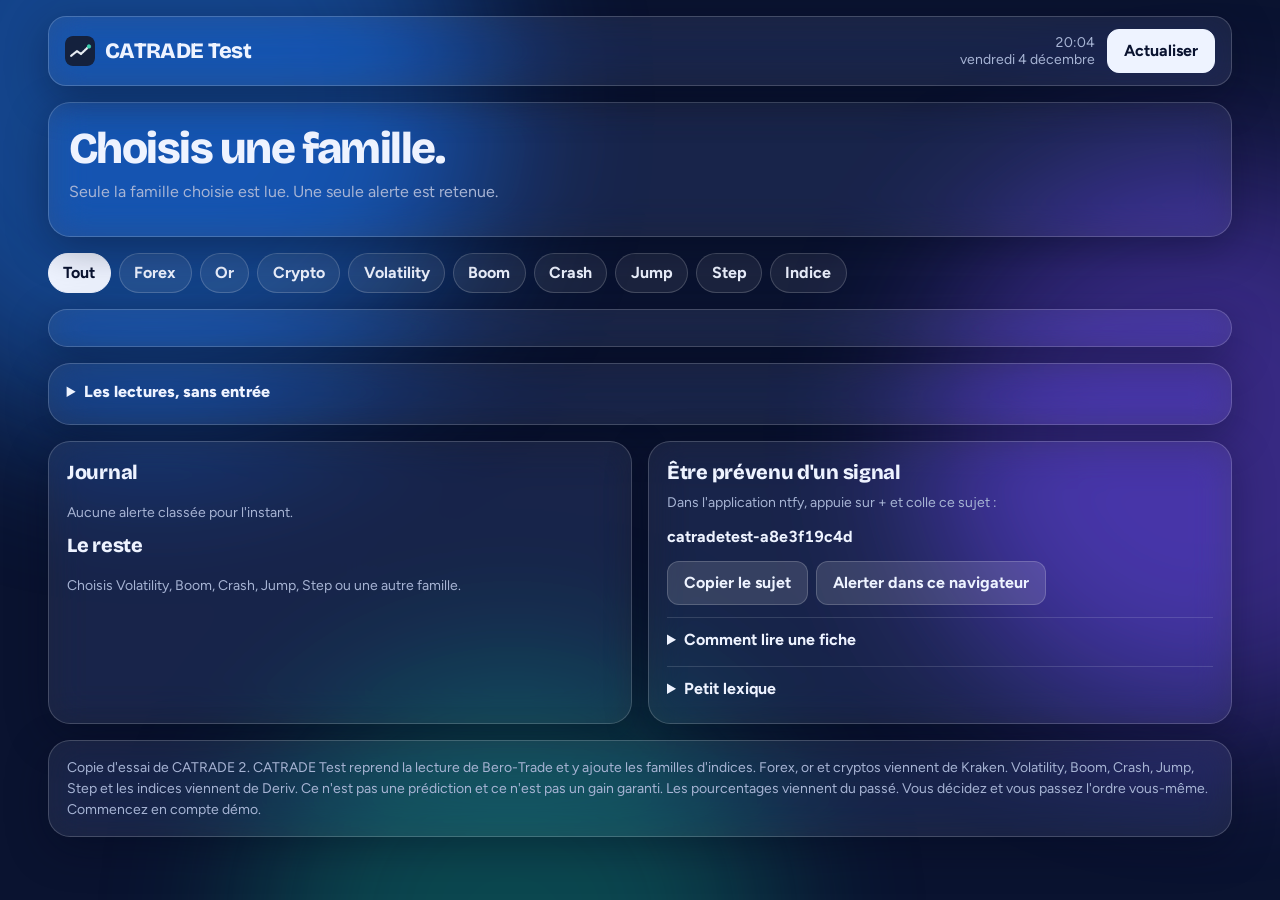
<file: test/index.html>
<!doctype html>
<html lang="fr">
<head>
<meta charset="utf-8">
<meta name="viewport" content="width=device-width, initial-scale=1, viewport-fit=cover">
<title>CATRADE Test</title>
<meta name="description" content="CATRADE Test lit les marchés de Bero-Trade et les familles d'indices CATRADE. Pour chacun : un sens, un stop, un objectif.">
<meta name="theme-color" content="#0A1330">
<meta name="mobile-web-app-capable" content="yes">
<meta name="apple-mobile-web-app-capable" content="yes">
<meta name="apple-mobile-web-app-title" content="CATRADE Test">
<link rel="manifest" href="manifest.webmanifest">
<link rel="icon" type="image/png" href="icon-192.png">
<link rel="apple-touch-icon" href="apple-touch-icon.png">
<link rel="preconnect" href="https://fonts.googleapis.com">
<link rel="preconnect" href="https://fonts.gstatic.com" crossorigin>
<link href="https://fonts.googleapis.com/css2?family=Bricolage+Grotesque:opsz,wght@12..96,600;12..96,800&family=Figtree:wght@400;600;700&display=swap" rel="stylesheet">
<style>
:root{
  --bg:#0A1330; --ink:#EEF3FF; --muted:#A7B4D4; --faint:rgba(238,243,255,.14);
  --glass:rgba(255,255,255,.075); --glass-hi:rgba(255,255,255,.13); --edge:rgba(255,255,255,.18);
  --buy:#3DDC97; --sell:#FF6B7A; --warn:#FFC857; --focus:#9DBBFF;
  --display:"Bricolage Grotesque","Figtree",system-ui,sans-serif;
  --text:"Figtree",system-ui,-apple-system,"Segoe UI",Roboto,sans-serif;
  color-scheme:dark;
}
*{box-sizing:border-box}
html{-webkit-text-size-adjust:100%}
body{margin:0;min-height:100vh;background:var(--bg);color:var(--ink);font:400 1rem/1.5 var(--text);font-variant-numeric:tabular-nums;overflow-x:hidden}
a{color:inherit}
p{margin:0 0 .75rem}
button{font:inherit;color:inherit;cursor:pointer}
:focus-visible{outline:3px solid var(--focus);outline-offset:2px}
.muted{color:var(--muted)}
.small{font-size:.875rem}

/* Fond : trois halos flous qui dérivent lentement */
.aurora{position:fixed;inset:0;z-index:-1;overflow:hidden;pointer-events:none}
.aurora i{position:absolute;border-radius:50%;filter:blur(80px);opacity:.55}
.aurora i:nth-child(1){width:52vmax;height:52vmax;left:-14vmax;top:-18vmax;background:#1E6FD9}
.aurora i:nth-child(2){width:44vmax;height:44vmax;right:-16vmax;top:18vh;background:#7B4DFF;opacity:.4}
.aurora i:nth-child(3){width:40vmax;height:40vmax;left:20vw;bottom:-22vmax;background:#11A88A;opacity:.35}
@media (prefers-reduced-motion:no-preference){
  .aurora i:nth-child(1){animation:drift1 38s ease-in-out infinite alternate}
  .aurora i:nth-child(2){animation:drift2 46s ease-in-out infinite alternate}
  .aurora i:nth-child(3){animation:drift1 52s ease-in-out infinite alternate-reverse}
  @keyframes drift1{to{transform:translate(8vw,6vh) scale(1.08)}}
  @keyframes drift2{to{transform:translate(-10vw,-8vh) scale(.94)}}
}

.glass{background:var(--glass);border:1px solid var(--edge);border-radius:22px;-webkit-backdrop-filter:blur(18px) saturate(140%);backdrop-filter:blur(18px) saturate(140%);box-shadow:0 12px 40px rgba(3,8,30,.35)}
.wrap{max-width:76rem;margin:0 auto;padding:max(1rem,env(safe-area-inset-top)) 1rem 3rem}

/* En-tête */
.top{display:flex;align-items:center;justify-content:space-between;gap:1rem;padding:.75rem 1rem;margin-bottom:1rem;border-radius:18px;position:sticky;top:.5rem;z-index:5}
.brand{display:flex;align-items:center;gap:.625rem;font:800 1.375rem/1 var(--display);letter-spacing:-.03em;margin:0;white-space:nowrap}
.brand img{width:30px;height:30px;border-radius:8px}
.top-r{display:flex;align-items:center;gap:.75rem}
.clock{color:var(--muted);font-size:.875rem;text-align:right;line-height:1.25}
.btn{min-height:44px;padding:.5rem 1rem;border:1px solid var(--edge);border-radius:12px;background:var(--glass-hi);font-weight:700}
.btn:hover{background:rgba(255,255,255,.2)}
.btn[disabled]{opacity:.55;cursor:progress}
.btn.go{background:var(--ink);color:var(--bg);border-color:var(--ink)}
.btn.go:hover{background:#fff}

/* Résumé */
.hero{padding:1.5rem 1.25rem 1.25rem;margin-bottom:1rem}
.hero h2{font:800 clamp(1.75rem,6vw,2.75rem)/1.02 var(--display);letter-spacing:-.035em;margin:0 0 .5rem;text-wrap:balance}
.hero p{max-width:44rem;color:var(--muted);margin:0}
.status{margin-top:.75rem !important;font-size:.875rem}

/* Fiches marché */
.grid{display:grid;grid-template-columns:repeat(auto-fill,minmax(19rem,1fr));gap:1rem;margin-bottom:1.25rem}
.card{padding:1.125rem 1.125rem 1rem;display:flex;flex-direction:column;gap:.75rem;position:relative;overflow:hidden}
.card::before{content:"";position:absolute;inset:0 0 auto 0;height:3px;background:var(--side)}
.card[data-dir="1"]{--side:var(--buy)} .card[data-dir="-1"]{--side:var(--sell)}
.card[data-choice="pris"]{border-color:var(--side);box-shadow:0 0 0 1px var(--side),0 12px 40px rgba(3,8,30,.35)}
.card[data-choice="passe"]{opacity:.55}
.head{display:flex;justify-content:space-between;align-items:flex-start;gap:.75rem}
.name{font:700 1.0625rem/1.25 var(--text);margin:0}
.px{font:800 1.5rem/1.15 var(--display);letter-spacing:-.02em}
.call{display:inline-block;font:800 1.5rem/1 var(--display);letter-spacing:-.025em;color:var(--side)}
.kind{display:inline-block;margin-left:.5rem;padding:.125rem .5rem;border-radius:999px;border:1px solid var(--edge);font-size:.8125rem;font-weight:700;vertical-align:middle}
.kind.ok{border-color:var(--buy);color:var(--buy)}
.ring{--p:50;flex:none;width:68px;height:68px;border-radius:50%;display:grid;place-items:center;background:conic-gradient(var(--ringc) calc(var(--p)*1%),rgba(255,255,255,.1) 0)}
.ring b{display:flex;flex-direction:column;align-items:center;justify-content:center;width:56px;height:56px;border-radius:50%;background:#101b3d;font:800 .875rem/1 var(--display);white-space:nowrap}
.ring small{display:block;font:600 .5625rem/1 var(--text);color:var(--muted);margin-top:2px}
.lv{display:grid;grid-template-columns:repeat(3,1fr);gap:.5rem;margin:0}
.lv div{background:rgba(255,255,255,.06);border-radius:12px;padding:.5rem .625rem}
.lv dt{font-size:.75rem;color:var(--muted)}
.lv dd{margin:0;font:800 1rem/1.25 var(--display);letter-spacing:-.01em;word-break:break-word}
.lv .sl{color:var(--sell)} .lv .tp{color:var(--buy)}
.lv span{display:block;font:400 .75rem/1.2 var(--text);color:var(--muted)}
.risk{border-radius:14px;padding:.625rem .75rem;background:rgba(255,255,255,.06);font-size:.875rem}
.risk b.lvl{display:inline-block;margin-bottom:.25rem;font-size:.9375rem}
.risk[data-r="mod"] b.lvl{color:var(--buy)} .risk[data-r="haut"] b.lvl{color:var(--warn)} .risk[data-r="tres"] b.lvl{color:var(--sell)}
.risk ul{margin:0;padding-left:1.1rem;color:var(--muted)}
.risk li{margin:.125rem 0}
.spark{width:100%;height:42px;display:block}
.spark path{fill:none;stroke:var(--side);stroke-width:2;stroke-linejoin:round;stroke-linecap:round}
.spark .area{fill:var(--side);opacity:.12;stroke:none}
.sim{border-radius:14px;padding:.5rem .75rem;background:rgba(255,255,255,.06)}
.sim summary{font-size:.9375rem}
.sim-f{display:grid;grid-template-columns:1fr 1fr;gap:.5rem;margin:.5rem 0}
.sim-f label{display:grid;gap:.25rem;font-size:.75rem;color:var(--muted)}
.sim-f input,.sim-f select{font:inherit;font-size:1rem;color:var(--ink);background:rgba(10,19,48,.6);border:1px solid var(--edge);border-radius:10px;padding:.5rem .625rem;min-height:44px;width:100%}
.sim-r{display:grid;grid-template-columns:repeat(3,1fr);gap:.375rem;margin:0}
.sim-r div{text-align:center;border-radius:10px;padding:.375rem .25rem;background:rgba(255,255,255,.05)}
.sim-r dt{font-size:.6875rem;color:var(--muted)}
.sim-r dd{margin:0;font:800 1.0625rem/1.2 var(--display)}
.sim-r .g{color:var(--buy)} .sim-r .l{color:var(--sell)}
.sim-n{font-size:.75rem;color:var(--muted);margin:.375rem 0 0}
.choice{display:flex;gap:.5rem;margin-top:auto}
.choice .btn{flex:1}
.taken{font-size:.875rem;color:var(--muted)}
@media (prefers-reduced-motion:no-preference){
  .grid.fresh .card{animation:rise .5s cubic-bezier(.2,.7,.2,1) both;animation-delay:calc(var(--i)*70ms)}
  @keyframes rise{from{opacity:0;transform:translateY(14px) scale(.98)}to{opacity:1;transform:none}}
  .card[data-choice="pris"]{animation:pulse 1.6s ease-out 1}
  @keyframes pulse{0%{box-shadow:0 0 0 0 var(--side)}100%{box-shadow:0 0 0 1px var(--side),0 0 0 14px transparent}}
}

/* Autres marchés */
.panel{padding:1.125rem 1.125rem .5rem;margin-bottom:1rem}
h3.sec{font:800 1.25rem/1.2 var(--display);letter-spacing:-.015em;margin:0 0 .5rem}
.others{list-style:none;margin:0;padding:0}
.others li{display:grid;grid-template-columns:1fr auto;gap:.125rem 1rem;padding:.625rem 0;border-top:1px solid var(--faint)}
.others li:first-child{border-top:0}
.others b{font-weight:700}
.others span{grid-column:1/-1;color:var(--muted);font-size:.875rem}
.empty{padding:1.25rem;text-align:center;color:var(--muted)}
.cols{display:grid;gap:1rem}
@media (min-width:56rem){.cols{grid-template-columns:1fr 1fr}}
.steps{margin:.25rem 0 .75rem;padding-left:1.25rem;color:var(--muted)} .steps li{margin:.25rem 0}
.topic{color:var(--ink);word-break:break-all}
.row{display:flex;flex-wrap:wrap;gap:.5rem;align-items:center;margin-bottom:.75rem}
a.btn{display:inline-flex;align-items:center;text-decoration:none}
details{border-top:1px solid var(--faint);padding:.625rem 0}
summary{font-weight:700;cursor:pointer;min-height:28px}
details p,details li,details dd{color:var(--muted)}
details ol{margin:.5rem 0 0;padding-left:1.25rem}
dl.lex{margin:.5rem 0 0} dl.lex dt{font-weight:700;margin-top:.5rem} dl.lex dd{margin:0}
footer{padding:1rem 1.125rem;color:var(--muted);font-size:.875rem}
@media (max-width:30rem){.clock{display:none}.lv dd{font-size:.9375rem}}
.fams{display:flex;flex-wrap:wrap;gap:.5rem;margin:0 0 1rem}
.fams button{min-height:40px;padding:.4rem .9rem;border-radius:999px;border:1px solid var(--edge);background:var(--glass);font-weight:700}
.fams button.on{background:var(--ink);color:var(--bg);border-color:var(--ink)}
.alert-box{padding:1.25rem 1.25rem 1rem;margin-bottom:1rem}
.alert-kicker{color:var(--muted);font-size:.8rem;font-weight:700;letter-spacing:.06em;text-transform:uppercase;margin:0 0 .35rem}
.alert-dir{font:800 1.75rem/1 var(--display);margin:0}
.alert-box .px{font:800 1.6rem/1 var(--display);margin:.35rem 0 .15rem}
.pill{display:inline-block;margin:.35rem 0 0;padding:.2rem .6rem;border-radius:999px;font-size:.75rem;font-weight:800;background:rgba(255,255,255,.08)}
.j-win{color:var(--buy);font-weight:800} .j-loss{color:var(--sell);font-weight:800}
.levels{display:grid;grid-template-columns:repeat(auto-fit,minmax(7rem,1fr));gap:.6rem;margin:1rem 0}
.levels div{background:rgba(0,0,0,.18);border-radius:14px;padding:.7rem .75rem}
.levels dt{color:var(--muted);font-size:.75rem;margin:0}
.levels dd{margin:.2rem 0 0;font:800 1.05rem/1.2 var(--display)}
.levels .sl{color:var(--sell)} .levels .tp{color:var(--buy)}
.lectures{margin-bottom:1rem;padding:1rem 1.1rem}
.lectures summary{font-weight:800;cursor:pointer}
@media (max-width:40rem){.levels{grid-template-columns:1fr}}

.fam{margin:.15rem 0 0;color:var(--muted);font-size:.75rem;font-weight:700;letter-spacing:.04em;text-transform:uppercase}

</style>
</head>
<body>
<div class="aurora" aria-hidden="true"><i></i><i></i><i></i></div>
<div class="wrap">
  <header class="top glass">
    <h1 class="brand"><img src="icon-192.png" alt="">CATRADE Test</h1>
    <div class="top-r">
      <div class="clock" id="clock"></div>
      <button class="btn go" id="refresh" type="button">Actualiser</button>
    </div>
  </header>

  <section class="hero glass" aria-live="polite">
    <h2 id="headline">Une alerte, pas un flux.</h2>
    <p id="sub">Le sens vient de la tendance. S'il y a une entrée, une seule est retenue : achat ou vente, entrée, protection, objectif. Sinon, on dit pourquoi il n'y a rien à prendre.</p>
    <p class="status muted" id="status" role="status"></p>
  </section>

  <div class="fams" id="fams" role="tablist" aria-label="Familles"></div>
  <section class="glass alert-box" id="alertBox" aria-live="polite"></section>
  <details class="lectures glass">
    <summary>Les lectures, sans entrée</summary>
    <div class="grid" id="grid"></div>
  </details>

  <div class="cols">
    <section class="panel glass" aria-labelledby="h-oth">
      <h3 class="sec" id="h-oth">Journal</h3>
      <ul class="others" id="journal"><li><span>Aucune alerte classée pour l'instant.</span></li></ul>
      <h3 class="sec" id="h-rest">Le reste</h3>
      <ul class="others" id="others"><li><span>Lecture en cours.</span></li></ul>
    </section>

    <section class="panel glass" aria-labelledby="h-notif">
      <h3 class="sec" id="h-notif">Être prévenu d'un signal</h3>
      <p class="muted small">Dans l'application ntfy, appuie sur + et colle ce sujet :</p>
      <p><b class="topic" id="topicText">catradetest-a8e3f19c4d</b></p>
      <div class="row"><button class="btn" type="button" id="copyTopic">Copier le sujet</button><button class="btn" type="button" id="notifPage" aria-pressed="false">Alerter dans ce navigateur</button></div>
      <p class="muted small" id="notifMsg" role="status"></p>
      <details>
        <summary>Comment lire une fiche</summary>
        <ol class="small">
          <li><b>Alerte</b> : le sens, le marché exact, l'entrée, trois objectifs, la protection. On ne retire jamais la protection.</li>
          <li>Quand le premier objectif est touché, on ne coupe pas. La protection passe au prix d'entrée, et la position continue vers le suivant.</li>
          <li>Si le prix est déjà trop loin de l'entrée, on ne prend pas. S'il n'a pas encore atteint l'entrée, l'ordre attend.</li>
          <li>Boom se vend avec la dérive. Crash s'achète avec la dérive. On ne fait pas l'inverse à cause du nom.</li>
        </ol>
      </details>
      <details>
        <summary>Petit lexique</summary>
        <dl class="lex small">
          <dt>Stop (SL)</dt><dd>Le prix où le trade se ferme tout seul pour limiter la perte.</dd>
          <dt>Objectif (TP)</dt><dd>Le prix où le trade se ferme tout seul pour encaisser le gain.</dd>
          <dt>Pip</dt><dd>La plus petite unité courante d'une devise : 0,0001 sur EUR/USD.</dd>
          <dt>R</dt><dd>La perte prévue si le stop est touché. Un gagnant rapporte 0,75 R, un perdant coûte 1 R.</dd>
          <dt>Lot</dt><dd>La taille du trade. Sur les devises, 0,01 lot vaut environ 0,10 $ par pip.</dd>
        </dl>
      </details>
    </section>
  </div>

  <footer class="glass">Copie d'essai de CATRADE 2. CATRADE Test reprend la lecture de Bero-Trade et y ajoute les familles d'indices. Forex, or et cryptos viennent de Kraken. Volatility, Boom, Crash, Jump, Step et les indices viennent de Deriv. Ce n'est pas une prédiction et ce n'est pas un gain garanti. Les pourcentages viennent du passé. Vous décidez et vous passez l'ordre vous-même. Commencez en compte démo.</footer>
</div>

<script>
"use strict";
/* ===== MOTEUR : fonctions pures, sans accès à la page ===== */
const Engine = (() => {
  const STEP = 14400;                                   /* bougies de 4 heures */
  const CFG = { rr: 0.75, maxBars: 24, chaos: 2, warm: 230, minDist: 1.5 };
  const mean = a => a.reduce((s, x) => s + x, 0) / a.length;
  const median = a => { const s = [...a].sort((x, y) => x - y), m = s.length >> 1; return s.length % 2 ? s[m] : (s[m - 1] + s[m]) / 2; };
  function ema(v, n) {
    const o = new Array(v.length).fill(null); if (v.length < n) return o;
    let e = mean(v.slice(0, n)); o[n - 1] = e; const k = 2 / (n + 1);
    for (let i = n; i < v.length; i++) { e = v[i] * k + e * (1 - k); o[i] = e; }
    return o;
  }
  function prep(k) {
    const c = k.map(x => x.c);
    const tr = k.map((x, i) => i ? Math.max(x.h - x.l, Math.abs(x.h - k[i - 1].c), Math.abs(x.l - k[i - 1].c)) : x.h - x.l);
    const atr = new Array(k.length).fill(null);
    if (k.length > 15) { let a = mean(tr.slice(1, 15)); atr[14] = a; for (let i = 15; i < k.length; i++) { a = (a * 13 + tr[i]) / 14; atr[i] = a; } }
    return { k, c, tr, atr, e20: ema(c, 20), e50: ema(c, 50), e200: ema(c, 200) };
  }
  function trend(P, i) {
    const c = P.c[i], a = P.e20[i], b = P.e50[i], s = P.e200[i];
    if (s == null) return 0;
    return c > s && b > s && a > b ? 1 : c < s && b < s && a < b ? -1 : 0;
  }
  function volRatio(P, i) { const base = median(P.tr.slice(i - 27, i - 3)); return base > 0 ? mean(P.tr.slice(i - 3, i + 1)) / base : null; }
  /* Devises et or : pas d'entrée du vendredi 12 h UTC au dimanche 22 h UTC */
  function fxBlocked(t) { const d = new Date(t * 1000), day = d.getUTCDay(), h = d.getUTCHours(); return (day === 5 && h >= 12) || day === 6 || (day === 0 && h < 22); }

  function signalAt(P, i, weekend) {
    if (i < CFG.warm || i >= P.k.length) return null;
    const d = trend(P, i); if (!d) return null;
    const vr = volRatio(P, i); if (vr == null || vr > CFG.chaos) return null;
    const k = P.k, b = k[i], a = P.atr[i], range = b.h - b.l; if (!(range > 0) || !(a > 0)) return null;
    if (weekend && fxBlocked(b.t + STEP)) return null;
    const pos = d > 0 ? (b.c - b.l) / range : (b.h - b.c) / range;
    const forward = d > 0 ? b.c > b.o : b.c < b.o;
    let kind = null, structure = null;
    const win = k.slice(i - 24, i);
    const brk = d > 0 ? b.c > Math.max(...win.map(x => x.h)) : b.c < Math.min(...win.map(x => x.l));
    if (CFG.breakout && brk && range >= a && pos >= 0.7 && Math.abs(b.c - P.e20[i]) <= 2.5 * a) { kind = "cassure"; structure = d > 0 ? b.l : b.h; }
    if (!kind) {
      const touched = d > 0 ? Math.min(b.l, k[i - 1].l) <= P.e20[i] + 0.25 * a : Math.max(b.h, k[i - 1].h) >= P.e20[i] - 0.25 * a;
      const holds = d > 0 ? b.c > P.e50[i] : b.c < P.e50[i];
      if (touched && holds && forward && pos >= 0.6) {
        kind = "repli"; const w5 = k.slice(i - 4, i + 1);
        structure = d > 0 ? Math.min(...w5.map(x => x.l)) : Math.max(...w5.map(x => x.h));
      }
    }
    if (!kind) return null;
    let dist = Math.abs(b.c - structure) + 0.25 * a;
    if (dist > 2.5 * a) return null;
    if (dist < CFG.minDist * a) dist = CFG.minDist * a;
    return { i, t: b.t, dir: d, kind, entry: b.c, dist, sl: b.c - d * dist, tp: b.c + d * CFG.rr * dist, vr, atr: a };
  }
  /* Rejoue les règles sur l'historique. Si le stop et l'objectif sont dans la même bougie, on compte le stop. */
  function backtest(P, cost, weekend) {
    const k = P.k, trades = [];
    for (let i = CFG.warm; i < k.length - 1; i++) {
      const s = signalAt(P, i, weekend); if (!s) continue;
      let r = null, j = i + 1;
      for (; j < k.length; j++) {
        const hitSL = s.dir > 0 ? k[j].l <= s.sl : k[j].h >= s.sl, hitTP = s.dir > 0 ? k[j].h >= s.tp : k[j].l <= s.tp;
        if (hitSL) { r = -1; break; }
        if (hitTP) { r = CFG.rr; break; }
        if (j - i >= CFG.maxBars) { r = s.dir * (k[j].c - s.entry) / s.dist; break; }
      }
      if (r == null) break;
      trades.push({ t: s.t, kind: s.kind, dir: s.dir, r, net: r - cost * s.entry / s.dist, bars: j - i });
      i = j - 1;
    }
    return trades;
  }
  /* Mode « tendance » : on suit la tendance à chaque bougie, sans attendre de repli. Sert à donner un avis sur chaque marché. */
  function backtestTrend(P, cost, weekend) {
    const k = P.k, trades = [];
    for (let i = CFG.warm; i < k.length - 1; i++) {
      const d = trend(P, i), a = P.atr[i]; if (!d || !(a > 0)) continue;
      const vr = volRatio(P, i); if (vr == null || vr > CFG.chaos) continue;
      if (weekend && fxBlocked(k[i].t + STEP)) continue;
      const e = k[i].c, dist = CFG.minDist * a, sl = e - d * dist, tp = e + d * CFG.rr * dist;
      let r = null, j = i + 1;
      for (; j < k.length; j++) {
        if (d > 0 ? k[j].l <= sl : k[j].h >= sl) { r = -1; break; }
        if (d > 0 ? k[j].h >= tp : k[j].l <= tp) { r = CFG.rr; break; }
        if (j - i >= CFG.maxBars) { r = d * (k[j].c - e) / dist; break; }
      }
      if (r == null) break;
      trades.push({ t: k[i].t, dir: d, r, net: r - cost * e / dist, bars: j - i });
      i = j - 1;
    }
    return trades;
  }
  function stats(tr) {
    const n = tr.length; if (!n) return { n: 0, wins: 0, gross: 0, net: 0, avg: 0, se: 0, medBars: null };
    const net = tr.reduce((s, x) => s + x.net, 0), avg = net / n;
    const sd = Math.sqrt(tr.reduce((s, x) => s + (x.net - avg) ** 2, 0) / Math.max(1, n - 1));
    return { n, wins: tr.filter(x => x.r > 0).length, gross: tr.reduce((s, x) => s + x.r, 0), net, avg, se: sd / Math.sqrt(n), medBars: median(tr.map(x => x.bars)) };
  }
  function swingMarks(k, wing) {
    const highs = [], lows = [];
    for (let i = wing; i <= k.length - 1 - wing; i++) {
      let hi = true, lo = true;
      for (let j = i - wing; j <= i + wing; j++) {
        if (j === i) continue;
        if (k[j].h >= k[i].h) hi = false;
        if (k[j].l <= k[i].l) lo = false;
      }
      if (hi) highs.push({ i, p: k[i].h });
      if (lo) lows.push({ i, p: k[i].l });
    }
    return { highs, lows };
  }
  function priorTrend(k) {
    const wing = 4;
    if (k.length < wing * 8) return null;
    const ranges = k.slice(-40).map(b => b.h - b.l).filter(x => x > 0).sort((a, b) => a - b);
    const typical = ranges.length ? ranges[ranges.length >> 1] : 0;
    if (!(typical > 0)) return null;
    const raw = swingMarks(k, wing);
    const from = Math.max(wing, k.length - 160);
    const highs = raw.highs.filter(h => h.i >= from);
    const lows = raw.lows.filter(l => l.i >= from);
    if (!highs.length || !lows.length) return null;
    const top = highs.reduce((a, b) => a.p >= b.p ? a : b);
    const bot = lows.reduce((a, b) => a.p <= b.p ? a : b);
    if (!(top.p - bot.p > typical * 6)) return null;
    const last = k[k.length - 1].c;
    const endedDown = bot.i > top.i && last > bot.p;
    const endedUp = top.i > bot.i && last < top.p;
    let dir, passage, origin, pool, side;
    if (endedDown) {
      dir = 1; passage = bot; origin = top; side = "h";
      pool = highs.filter(h => h.i > top.i + wing && h.i < bot.i - wing);
    } else if (endedUp) {
      dir = -1; passage = top; origin = bot; side = "l";
      pool = lows.filter(l => l.i > bot.i + wing && l.i < top.i - wing);
    } else if (top.i >= bot.i) {
      const before = highs.filter(h => h.i < bot.i - wing);
      if (!before.length) return null;
      const start = before.reduce((a, b) => a.p >= b.p ? a : b);
      dir = 1; passage = bot; origin = start; side = "h";
      pool = highs.filter(h => h.i > start.i + wing && h.i < bot.i - wing);
    } else {
      const before = lows.filter(l => l.i < top.i - wing);
      if (!before.length) return null;
      const start = before.reduce((a, b) => a.p <= b.p ? a : b);
      dir = -1; passage = top; origin = start; side = "l";
      pool = lows.filter(l => l.i > start.i + wing && l.i < top.i - wing);
    }
    if (pool.length < 1) return null;
    const gap = Math.max(typical * 1.5, Math.abs(origin.p - passage.p) * 0.08);
    const groups = [];
    for (const s of pool.slice().sort((a, b) => a.p - b.p)) {
      const g = groups[groups.length - 1];
      if (g && s.p - g[0].p <= gap) g.push(s);
      else groups.push([s]);
    }
    let shelves = groups.map(g => {
      const prices = g.map(x => x.p).sort((a, b) => a - b);
      return { price: prices[prices.length >> 1], at: Math.min(...g.map(x => x.i)), side };
    }).filter(s => Math.abs(s.price - passage.p) > gap && s.at < passage.i);
    if (!shelves.length) return null;
    shelves.sort((a, b) => b.at - a.at);
    shelves = shelves.slice(0, 4);
    return { dir, passage: passage.i, passagePrice: passage.p, objective: origin.p, shelves };
  }
  /* Entrée, stop et objectif de CATRADE. Le sens, lui, doit être celui de la tendance du test. */
  function catradeOrder(k, dir, live, now, cost) {
    if (!dir || live == null || !k || k.length < 40) return null;
    const prior = priorTrend(k);
    if (!prior || prior.dir !== dir) return null;
    const span = Math.abs(prior.objective - prior.passagePrice);
    if (!(span > 0)) return null;
    const done = dir > 0 ? (live - prior.passagePrice) / span : (prior.passagePrice - live) / span;
    if (!(done >= 0 && done <= 0.3)) return null;
    const { highs, lows } = swingMarks(k, 4);
    const pulls = dir > 0
      ? lows.filter(l => l.i > prior.passage && l.p > prior.passagePrice)
      : highs.filter(h => h.i > prior.passage && h.p < prior.passagePrice);
    if (pulls.length < 2) return null;
    const family = dir > 0 ? lows : highs;
    const last = pulls[pulls.length - 1];
    if (!family.length || family[family.length - 1].i !== last.i) return null;
    const ranges = k.slice(-40).map(b => b.h - b.l).filter(x => x > 0).sort((a, b) => a - b);
    const room = ranges.length >= 8 ? ranges[ranges.length >> 1] : 0;
    if (!(room > 0)) return null;
    const shelf = prior.shelves.map(s => ({ ...s, d: Math.abs(last.p - s.price) })).sort((a, b) => a.d - b.d)[0];
    if (!shelf || shelf.d > room * 1.5) return null;
    const bar = k[k.length - 1];
    const rejected = dir > 0
      ? bar.l <= shelf.price + room && bar.c > shelf.price && bar.c > bar.o
      : bar.h >= shelf.price - room && bar.c < shelf.price && bar.c < bar.o;
    if (!rejected) return null;
    const mates = family.filter(s => s.i <= last.i && last.i - s.i <= 16 && Math.abs(s.p - last.p) <= room * 1.5);
    if (mates.length < 2) return null;
    if (Math.abs(live - shelf.price) > span * 0.08) return null;
    const extreme = dir > 0 ? Math.min(...mates.map(m => m.p)) : Math.max(...mates.map(m => m.p));
    const entry = bar.c;
    const sl = dir > 0 ? extreme - room * 2 : extreme + room * 2;
    if (dir > 0 ? live <= sl : live >= sl) return null;
    const ahead = prior.shelves.map(s => s.price).filter(p => dir > 0 ? p > entry + room : p < entry - room).sort((a, b) => dir > 0 ? a - b : b - a)[0];
    if (ahead == null) return null;
    const tp = entry + (ahead - entry) * 0.92;
    if (dir > 0 ? !(tp > entry) : !(tp < entry)) return null;
    if (dir > 0 ? live >= tp : live <= tp) return null;
    const dist = Math.abs(entry - sl), reward = Math.abs(tp - entry);
    if (!(dist >= room) || !(reward > dist)) return null;
    return {
      dir, kind: "PALIER", entry, sl, tp, dist, age: 0, prog: 0,
      firedAt: bar.t, until: now + CFG.maxBars * STEP, costR: (cost || 0) * entry / dist,
      note: "Deuxième repli. Le prix a rejeté le niveau. Stop derrière le creux. Objectif à la zone devant."
    };
  }
  function evaluate(mk, raw, now) {
    const rep = { id: mk.id, cls: mk.cls, state: "erreur", why: "indispo" };
    if (!Array.isArray(raw) || !raw.length) return rep;
    const lastRaw = raw[raw.length - 1], live = lastRaw.t + STEP > now ? lastRaw : null, closed = live ? raw.slice(0, -1) : raw, n = closed.length;
    if (n < CFG.warm + 30) { rep.why = "historique"; return rep; }
    rep.price = lastRaw.c; rep.spark = closed.slice(-59).map(x => x.c).concat([rep.price]); rep.candles = raw.slice(-36);
    if (now - (closed[n - 1].t + STEP) > STEP + 600) { rep.why = "ancien"; return rep; }
    if (closed.slice(-42).filter(x => x.h === x.l).length > 10) { rep.why = "inactif"; return rep; }
    const weekend = mk.cls === "fx" || mk.cls === "gold", P = prep(closed), i = n - 1;
    rep.why = null;
    rep.dir = trend(P, i); rep.vr = volRatio(P, i); rep.atr = P.atr[i]; rep.e20 = P.e20[i];
    rep.trades = backtest(P, mk.cost, weekend); rep.record = stats(rep.trades);
    rep.trendRecord = stats(backtestTrend(P, mk.cost, weekend));
    if (rep.dir && rep.atr > 0) { const dist = CFG.minDist * rep.atr; rep.tplan = { dir: rep.dir, entry: rep.price, sl: rep.price - rep.dir * dist, tp: rep.price + rep.dir * CFG.rr * dist, dist, until: now + CFG.maxBars * STEP, costR: mk.cost * rep.price / dist }; } rep.days = Math.round((n - CFG.warm) * STEP / 86400);
    if (weekend && fxBlocked(now)) { rep.state = "ferme"; rep.why = new Date(now * 1000).getUTCDay() === 5 ? "vendredi" : "weekend"; return rep; }
    if (rep.vr != null && rep.vr > CFG.chaos) { rep.state = "agite"; return rep; }
    if (!rep.dir) { rep.state = "neutre"; return rep; }
    rep.state = "attente"; rep.near = Math.abs(rep.price - rep.e20) <= rep.atr;
    const order = catradeOrder(closed, rep.dir, rep.price, now, mk.cost);
    if (order) { rep.state = "signal"; rep.why = null; rep.plan = order; rep.score = 1; }
    return rep;
  }
  /* Signaux actifs, du meilleur au moins bon */
  const rank = reports => reports.filter(r => r.state === "signal").sort((a, b) => b.score - a.score || a.plan.age - b.plan.age || a.plan.costR - b.plan.costR);
  const overall = reports => stats([].concat(...reports.map(r => r.trades || [])));
  const breakEven = () => 1 / (1 + CFG.rr);
  return { STEP, CFG, mean, median, ema, prep, trend, volRatio, fxBlocked, signalAt, backtest, backtestTrend, stats, evaluate, rank, overall, breakEven };
})();
/* ===== FIN DU MOTEUR ===== */

if (typeof document !== "undefined") (() => {
  const MARKETS = [
    { id: "EURUSD",  sym: "EUR/USD", name: "EUR/USD",  fam: "Forex", src: "kraken", cls: "fx", pip: 0.0001, dp: 5, cost: 0.00012 },
    { id: "GBPUSD",  sym: "GBP/USD", name: "GBP/USD",  fam: "Forex", src: "kraken", cls: "fx", pip: 0.0001, dp: 5, cost: 0.00015 },
    { id: "AUDUSD",  sym: "AUD/USD", name: "AUD/USD",  fam: "Forex", src: "kraken", cls: "fx", pip: 0.0001, dp: 5, cost: 0.00018 },
    { id: "USDCAD",  sym: "USD/CAD", name: "USD/CAD",  fam: "Forex", src: "kraken", cls: "fx", pip: 0.0001, dp: 5, cost: 0.00018 },
    { id: "USDCHF",  sym: "USD/CHF", name: "USD/CHF",  fam: "Forex", src: "kraken", cls: "fx", pip: 0.0001, dp: 5, cost: 0.00018 },
    { id: "EURGBP",  sym: "EUR/GBP", name: "EUR/GBP",  fam: "Forex", src: "kraken", cls: "fx", pip: 0.0001, dp: 5, cost: 0.00018 },
    { id: "PAXGUSD", sym: "XAU/USD", name: "Or, XAU/USD", fam: "Or", src: "kraken", cls: "gold", dp: 2, cost: 0.00015 },
    { id: "XBTUSD",  sym: "BTC/USD", name: "Bitcoin, BTC/USD",  fam: "Crypto", src: "kraken", cls: "crypto", dp: 0, cost: 0.0004 },
    { id: "ETHUSD",  sym: "ETH/USD", name: "Ethereum, ETH/USD", fam: "Crypto", src: "kraken", cls: "crypto", dp: 2, cost: 0.0004 },
    { id: "SOLUSD",  sym: "SOL/USD", name: "Solana, SOL/USD",   fam: "Crypto", src: "kraken", cls: "crypto", dp: 2, cost: 0.0005 },
    { id: "1HZ10V", sym: "Volatility 10 (1s) Index", name: "Volatility 10 (1s) Index", fam: "Volatility", src: "deriv", cls: "synth", dp: 2, cost: 0.00008 },
    { id: "R_10", sym: "Volatility 10 Index", name: "Volatility 10 Index", fam: "Volatility", src: "deriv", cls: "synth", dp: 3, cost: 0.00008 },
    { id: "1HZ100V", sym: "Volatility 100 (1s) Index", name: "Volatility 100 (1s) Index", fam: "Volatility", src: "deriv", cls: "synth", dp: 2, cost: 0.00008 },
    { id: "R_100", sym: "Volatility 100 Index", name: "Volatility 100 Index", fam: "Volatility", src: "deriv", cls: "synth", dp: 2, cost: 0.00008 },
    { id: "1HZ15V", sym: "Volatility 15 (1s) Index", name: "Volatility 15 (1s) Index", fam: "Volatility", src: "deriv", cls: "synth", dp: 3, cost: 0.00008 },
    { id: "1HZ25V", sym: "Volatility 25 (1s) Index", name: "Volatility 25 (1s) Index", fam: "Volatility", src: "deriv", cls: "synth", dp: 2, cost: 0.00008 },
    { id: "R_25", sym: "Volatility 25 Index", name: "Volatility 25 Index", fam: "Volatility", src: "deriv", cls: "synth", dp: 3, cost: 0.00008 },
    { id: "1HZ30V", sym: "Volatility 30 (1s) Index", name: "Volatility 30 (1s) Index", fam: "Volatility", src: "deriv", cls: "synth", dp: 3, cost: 0.00008 },
    { id: "1HZ50V", sym: "Volatility 50 (1s) Index", name: "Volatility 50 (1s) Index", fam: "Volatility", src: "deriv", cls: "synth", dp: 2, cost: 0.00008 },
    { id: "R_50", sym: "Volatility 50 Index", name: "Volatility 50 Index", fam: "Volatility", src: "deriv", cls: "synth", dp: 4, cost: 0.00008 },
    { id: "1HZ75V", sym: "Volatility 75 (1s) Index", name: "Volatility 75 (1s) Index", fam: "Volatility", src: "deriv", cls: "synth", dp: 2, cost: 0.00008 },
    { id: "R_75", sym: "Volatility 75 Index", name: "Volatility 75 Index", fam: "Volatility", src: "deriv", cls: "synth", dp: 4, cost: 0.00008 },
    { id: "1HZ90V", sym: "Volatility 90 (1s) Index", name: "Volatility 90 (1s) Index", fam: "Volatility", src: "deriv", cls: "synth", dp: 3, cost: 0.00008 },
    { id: "BOOM100", sym: "Boom 100 Index", name: "Boom 100 Index", fam: "Boom", src: "deriv", cls: "synth", dp: 3, cost: 0.00008 },
    { id: "BOOM1000", sym: "Boom 1000 Index", name: "Boom 1000 Index", fam: "Boom", src: "deriv", cls: "synth", dp: 3, cost: 0.00008 },
    { id: "BOOM150N", sym: "Boom 150 Index", name: "Boom 150 Index", fam: "Boom", src: "deriv", cls: "synth", dp: 5, cost: 0.00008 },
    { id: "BOOM200", sym: "Boom 200 Index", name: "Boom 200 Index", fam: "Boom", src: "deriv", cls: "synth", dp: 3, cost: 0.00008 },
    { id: "BOOM300N", sym: "Boom 300 Index", name: "Boom 300 Index", fam: "Boom", src: "deriv", cls: "synth", dp: 3, cost: 0.00008 },
    { id: "BOOM50", sym: "Boom 50 Index", name: "Boom 50 Index", fam: "Boom", src: "deriv", cls: "synth", dp: 3, cost: 0.00008 },
    { id: "BOOM500", sym: "Boom 500 Index", name: "Boom 500 Index", fam: "Boom", src: "deriv", cls: "synth", dp: 3, cost: 0.00008 },
    { id: "BOOM600", sym: "Boom 600 Index", name: "Boom 600 Index", fam: "Boom", src: "deriv", cls: "synth", dp: 3, cost: 0.00008 },
    { id: "BOOM900", sym: "Boom 900 Index", name: "Boom 900 Index", fam: "Boom", src: "deriv", cls: "synth", dp: 3, cost: 0.00008 },
    { id: "BOOM99", sym: "Boom 99 Index", name: "Boom 99 Index", fam: "Boom", src: "deriv", cls: "synth", dp: 3, cost: 0.00008 },
    { id: "CRASH100", sym: "Crash 100 Index", name: "Crash 100 Index", fam: "Crash", src: "deriv", cls: "synth", dp: 3, cost: 0.00008 },
    { id: "CRASH1000", sym: "Crash 1000 Index", name: "Crash 1000 Index", fam: "Crash", src: "deriv", cls: "synth", dp: 3, cost: 0.00008 },
    { id: "CRASH150N", sym: "Crash 150 Index", name: "Crash 150 Index", fam: "Crash", src: "deriv", cls: "synth", dp: 5, cost: 0.00008 },
    { id: "CRASH200", sym: "Crash 200 Index", name: "Crash 200 Index", fam: "Crash", src: "deriv", cls: "synth", dp: 3, cost: 0.00008 },
    { id: "CRASH300N", sym: "Crash 300 Index", name: "Crash 300 Index", fam: "Crash", src: "deriv", cls: "synth", dp: 3, cost: 0.00008 },
    { id: "CRASH50", sym: "Crash 50 Index", name: "Crash 50 Index", fam: "Crash", src: "deriv", cls: "synth", dp: 3, cost: 0.00008 },
    { id: "CRASH500", sym: "Crash 500 Index", name: "Crash 500 Index", fam: "Crash", src: "deriv", cls: "synth", dp: 3, cost: 0.00008 },
    { id: "CRASH600", sym: "Crash 600 Index", name: "Crash 600 Index", fam: "Crash", src: "deriv", cls: "synth", dp: 3, cost: 0.00008 },
    { id: "CRASH900", sym: "Crash 900 Index", name: "Crash 900 Index", fam: "Crash", src: "deriv", cls: "synth", dp: 3, cost: 0.00008 },
    { id: "CRASH99", sym: "Crash 99 Index", name: "Crash 99 Index", fam: "Crash", src: "deriv", cls: "synth", dp: 3, cost: 0.00008 },
    { id: "JD10", sym: "Jump 10 Index", name: "Jump 10 Index", fam: "Jump", src: "deriv", cls: "synth", dp: 2, cost: 0.00008 },
    { id: "JD100", sym: "Jump 100 Index", name: "Jump 100 Index", fam: "Jump", src: "deriv", cls: "synth", dp: 2, cost: 0.00008 },
    { id: "JD25", sym: "Jump 25 Index", name: "Jump 25 Index", fam: "Jump", src: "deriv", cls: "synth", dp: 2, cost: 0.00008 },
    { id: "JD50", sym: "Jump 50 Index", name: "Jump 50 Index", fam: "Jump", src: "deriv", cls: "synth", dp: 2, cost: 0.00008 },
    { id: "JD75", sym: "Jump 75 Index", name: "Jump 75 Index", fam: "Jump", src: "deriv", cls: "synth", dp: 2, cost: 0.00008 },
    { id: "stpRNG", sym: "Step Index", name: "Step Index", fam: "Step", src: "deriv", cls: "synth", dp: 1, cost: 0.00008 },
    { id: "stpRNG2", sym: "Step Index 200", name: "Step Index 200", fam: "Step", src: "deriv", cls: "synth", dp: 1, cost: 0.00008 },
    { id: "stpRNG3", sym: "Step Index 300", name: "Step Index 300", fam: "Step", src: "deriv", cls: "synth", dp: 1, cost: 0.00008 },
    { id: "stpRNG4", sym: "Step Index 400", name: "Step Index 400", fam: "Step", src: "deriv", cls: "synth", dp: 1, cost: 0.00008 },
    { id: "stpRNG5", sym: "Step Index 500", name: "Step Index 500", fam: "Step", src: "deriv", cls: "synth", dp: 1, cost: 0.00008 },
    { id: "stpRNG10", sym: "Step Index 1000", name: "Step Index 1000", fam: "Step", src: "deriv", cls: "synth", dp: 1, cost: 0.00008 },
    { id: "stpRNG15", sym: "Step Index 1500", name: "Step Index 1500", fam: "Step", src: "deriv", cls: "synth", dp: 1, cost: 0.00008 },
    { id: "stpRNG20", sym: "Step Index 2000", name: "Step Index 2000", fam: "Step", src: "deriv", cls: "synth", dp: 1, cost: 0.00008 },
    { id: "OTC_AS51", sym: "Australia 200", name: "Australia 200", fam: "Indice", src: "deriv", cls: "synth", dp: 2, cost: 0.00008 },
    { id: "OTC_SX5E", sym: "Euro 50", name: "Euro 50", fam: "Indice", src: "deriv", cls: "synth", dp: 2, cost: 0.00008 },
    { id: "OTC_FCHI", sym: "France 40", name: "France 40", fam: "Indice", src: "deriv", cls: "synth", dp: 2, cost: 0.00008 },
    { id: "OTC_GDAXI", sym: "Germany 40", name: "Germany 40", fam: "Indice", src: "deriv", cls: "synth", dp: 2, cost: 0.00008 },
    { id: "OTC_HSI", sym: "Hong Kong 50", name: "Hong Kong 50", fam: "Indice", src: "deriv", cls: "synth", dp: 2, cost: 0.00008 },
    { id: "OTC_N225", sym: "Japan 225", name: "Japan 225", fam: "Indice", src: "deriv", cls: "synth", dp: 2, cost: 0.00008 },
    { id: "OTC_AEX", sym: "Netherlands 25", name: "Netherlands 25", fam: "Indice", src: "deriv", cls: "synth", dp: 2, cost: 0.00008 },
    { id: "OTC_SSMI", sym: "Swiss 20", name: "Swiss 20", fam: "Indice", src: "deriv", cls: "synth", dp: 2, cost: 0.00008 },
    { id: "OTC_FTSE", sym: "UK 100", name: "UK 100", fam: "Indice", src: "deriv", cls: "synth", dp: 2, cost: 0.00008 },
    { id: "OTC_SPC", sym: "US 500", name: "US 500", fam: "Indice", src: "deriv", cls: "synth", dp: 2, cost: 0.00008 },
    { id: "OTC_NDX", sym: "US Tech 100", name: "US Tech 100", fam: "Indice", src: "deriv", cls: "synth", dp: 2, cost: 0.00008 },
    { id: "OTC_DJI", sym: "Wall Street 30", name: "Wall Street 30", fam: "Indice", src: "deriv", cls: "synth", dp: 2, cost: 0.00008 },
  ];
  const MK = Object.fromEntries(MARKETS.map(m => [m.id, m]));
  const TOPIC = "catradetest-a8e3f19c4d", MIN_WIN = 50, MIN_N = 8;
  const $ = s => document.querySelector(s);
  const esc = s => String(s).replace(/[&<>"']/g, c => ({ "&": "&amp;", "<": "&lt;", ">": "&gt;", '"': "&quot;", "'": "&#39;" }[c]));
  const sleep = ms => new Promise(r => setTimeout(r, ms));
  const fmt = (v, dp) => v.toLocaleString("fr-FR", { minimumFractionDigits: dp, maximumFractionDigits: dp });
  const num = (x, d = 1) => x.toLocaleString("fr-FR", { minimumFractionDigits: d, maximumFractionDigits: d });
  const hm = ms => new Date(ms).toLocaleTimeString("fr-FR", { hour: "2-digit", minute: "2-digit" });
  const dayHm = ms => new Date(ms).toLocaleDateString("fr-FR", { weekday: "long", day: "numeric" }) + " " + hm(ms);
  const store = { get(k, d) { try { const v = localStorage.getItem(k); return v ? JSON.parse(v) : d; } catch (e) { return d; } },
                  set(k, v) { try { localStorage.setItem(k, JSON.stringify(v)); } catch (e) {} } };
  let reports = [], scannedAt = 0, busy = false, choices = store.get("ctest.choices", {});
  const FAMS = ["Tout", "Forex", "Or", "Crypto", "Volatility", "Boom", "Crash", "Jump", "Step", "Indice"];
  let famFilter = store.get("ctest.fam", "Tout");
  function paintFams() {
    $("#fams").innerHTML = FAMS.map(f => `<button type="button" class="${f === famFilter ? "on" : ""}" data-fam="${esc(f)}">${esc(f)}</button>`).join("");
  }
  const BE = Math.round(Engine.breakEven() * 1000) / 10;

  function tick() { const n = Date.now(); $("#clock").innerHTML = `${hm(n)}<br>${esc(new Date(n).toLocaleDateString("fr-FR", { weekday: "long", day: "numeric", month: "long" }))}`; }

  async function fetchOHLC(pair) {
    for (let attempt = 1; ; attempt++) {
      const ac = new AbortController(), timer = setTimeout(() => ac.abort(), 12000);
      try {
        const r = await fetch(`https://api.kraken.com/0/public/OHLC?pair=${pair}&interval=240`, { cache: "no-store", signal: ac.signal });
        const j = await r.json();
        if (j.error && j.error.length) throw new Error(j.error.join(", "));
        const key = Object.keys(j.result).find(k => k !== "last");
        return j.result[key].map(x => ({ t: +x[0], o: +x[1], h: +x[2], l: +x[3], c: +x[4] })).sort((a, b) => a.t - b.t);
      } catch (e) { if (attempt >= 3) throw e; await sleep(1200 * attempt); }
      finally { clearTimeout(timer); }
    }
  }

  let derivWS = null, derivOpening = null, reqN = 1, scanGen = 0;
  const waiters = new Map();
  const cache = new Map();
  function dropSocket() {
    for (const [id, done] of waiters) { waiters.delete(id); done({ error: { message: "annulé" } }); }
    try { if (derivWS) derivWS.close(); } catch (e) {}
    derivWS = null;
    derivOpening = null;
  }
  function openDeriv() {
    if (derivWS && derivWS.readyState === 1) return Promise.resolve(derivWS);
    if (derivOpening) return derivOpening;
    derivOpening = new Promise((resolve, reject) => {
      const ws = new WebSocket("wss://api.derivws.com/trading/v1/options/ws/public");
      const timer = setTimeout(() => { try { ws.close(); } catch (e) {} reject(new Error("délai")); }, 12000);
      ws.onopen = () => { clearTimeout(timer); derivWS = ws; derivOpening = null; resolve(ws); };
      ws.onerror = () => { clearTimeout(timer); derivOpening = null; reject(new Error("websocket")); };
      ws.onclose = () => { if (derivWS === ws) derivWS = null; };
      ws.onmessage = ev => {
        let j; try { j = JSON.parse(ev.data); } catch (e) { return; }
        const id = j.req_id;
        if (id && waiters.has(id)) { const done = waiters.get(id); waiters.delete(id); done(j); }
      };
    });
    return derivOpening;
  }
  function fetchDeriv(symbol) {
    const gen = scanGen;
    const run = async () => {
      for (let attempt = 1; attempt <= 3; attempt++) {
        if (gen !== scanGen) throw new Error("annulé");
        try {
          const ws = await openDeriv();
          const req_id = reqN++;
          const j = await new Promise((resolve, reject) => {
            const timer = setTimeout(() => { waiters.delete(req_id); reject(new Error("délai")); }, 12000);
            waiters.set(req_id, x => { clearTimeout(timer); resolve(x); });
            ws.send(JSON.stringify({ ticks_history: symbol, adjust_start_time: 1, count: 400, end: "latest", start: 1, style: "candles", granularity: 14400, req_id }));
          });
          if (j.error) throw new Error(j.error.code || j.error.message || "Deriv");
          if (!j.candles || !j.candles.length) throw new Error("vide");
          return j.candles.map(c => ({ t: +c.epoch, o: +c.open, h: +c.high, l: +c.low, c: +c.close }));
        } catch (e) {
          if (gen !== scanGen || /annul/i.test(String(e.message))) throw new Error("annulé");
          try { if (derivWS) derivWS.close(); } catch (err) {}
          derivWS = null;
          if (attempt >= 3) throw e;
          await sleep(/Rate|rate|limit/i.test(String(e.message)) ? 4000 : 600);
        }
      }
    };
    return run();
  }

  /* Une proposition par marché : le signal confirmé s'il existe, sinon la tendance */
  function proposal(r) {
    if (r.state === "signal") return { kind: "signal", plan: r.plan, rec: r.record };
    if (["erreur", "ferme", "agite"].includes(r.state) || !r.tplan) return null;
    return { kind: "tendance", plan: r.tplan, rec: r.trendRecord };
  }
  const winPct = rec => rec && rec.n ? 100 * rec.wins / rec.n : 0;
  const eligible = p => p && (p.plan.kind === "PALIER" || (p.rec.n >= MIN_N && winPct(p.rec) >= MIN_WIN));
  const distTxt = (mk, d) => mk.pip ? Math.round(d / mk.pip) + " pips" : fmt(d, mk.dp) + (mk.cls === "synth" ? " pts" : " $");
  function lotLoss(r, d) {
    const mk = MK[r.id];
    if (mk.cls === "gold") return d;
    if (mk.cls !== "fx") return null;
    const pips = d / mk.pip, base = mk.id.slice(0, 3), quote = mk.id.slice(3);
    if (quote === "USD") return pips * 0.1;
    if (base === "USD") return pips * 0.1 / r.price;
    const q = reports.find(x => x.id === quote + "USD");
    return q && q.price ? pips * 0.1 * q.price : null;
  }
  function riskOf(r, p) {
    const w = winPct(p.rec);
    let score = 0;
    if (p.kind !== "signal") score++;
    if (w < BE) score++;
    if (r.vr > 1.5 || r.vr < 0.5) score++;
    if (p.rec.n < 15) score++;
    return score <= 0 ? ["mod", "Risque modéré"] : score === 1 ? ["haut", "Risque élevé"] : ["tres", "Risque très élevé"];
  }
  function spark(v) {
    if (!v || v.length < 2) return "";
    const lo = Math.min(...v), hi = Math.max(...v), W = 300, H = 42, x = i => i / (v.length - 1) * W, y = c => 3 + (hi - c) / ((hi - lo) || 1) * (H - 6);
    const line = v.map((c, i) => (i ? "L" : "M") + x(i).toFixed(1) + " " + y(c).toFixed(1)).join(" ");
    return `<svg class="spark" viewBox="0 0 ${W} ${H}" preserveAspectRatio="none" aria-hidden="true"><path class="area" d="${line} L${W} ${H} L0 ${H} Z"/><path d="${line}"/></svg>`;
  }
  const keyOf = (r, p) => r.id + ":" + (p.kind === "signal" ? p.plan.firedAt : Math.floor(scannedAt / 1000 / Engine.STEP));

  function card(r, p, i) {
    const mk = MK[r.id], pl = p.plan, sell = pl.dir < 0, w = winPct(p.rec);
    const ringc = w >= BE ? "var(--buy)" : "var(--warn)";
    const head = `<div class="head">
        <div>
          <p class="name">${esc(mk.name)}</p><p class="fam">${esc(mk.fam || "")}</p>
          <div class="px">${fmt(r.price, mk.dp)}</div>
        </div>
        <div class="ring" style="--p:${Math.round(w)};--ringc:${ringc}" role="img" aria-label="${Math.round(w)} % de trades gagnants par le passé"><b>${Math.round(w)} %<small>gagnants</small></b></div>
      </div>`;
    if (p.kind !== "signal") {
      return `<article class="card glass" data-dir="${pl.dir}" style="--i:${i}">
      ${head}
      <div><span class="call">${sell ? "Baissier" : "Haussier"}</span><span class="kind">Tendance, pas d'entrée</span></div>
      ${spark(r.spark)}
      <p class="muted small">Le sens est là. Le moment d'entrer n'est pas encore là.</p>
    </article>`;
    }
    const [rk, rl] = riskOf(r, p), loss = lotLoss(r, pl.dist);
    const key = keyOf(r, p), ch = choices[key] && choices[key].c;
    const lossTxt = loss != null ? `${num(loss, 2)} $ avec 0,01 lot` : `${distTxt(mk, pl.dist)} par unité`;
    const orderHead = `<div class="head"><div><p class="name">${esc(mk.name)}</p><p class="fam">${esc(mk.fam || "")}</p><div class="px">${fmt(r.price, mk.dp)}</div></div></div>`;
    return `<article class="card glass" data-dir="${pl.dir}" data-choice="${ch || ""}" style="--i:${i}">
      ${orderHead}
      <div><span class="call">${sell ? "Vendre" : "Acheter"}</span><span class="kind ok">Entrée</span></div>
      ${spark(r.spark)}
      <dl class="lv">
        <div><dt>Entrée</dt><dd>${fmt(pl.entry, mk.dp)}</dd></div>
        <div><dt>Stop (SL)</dt><dd class="sl">${fmt(pl.sl, mk.dp)}</dd><span>${distTxt(mk, pl.dist)}</span></div>
        <div><dt>Objectif (TP)</dt><dd class="tp">${fmt(pl.tp, mk.dp)}</dd><span>${distTxt(mk, Math.abs(pl.tp - pl.entry))}</span></div>
      </dl>
      <p class="muted small">${esc(pl.note || "Deuxième repli. Stop derrière le creux. Objectif à la zone devant.")}</p>
      <div class="risk" data-r="${rk}">
        <b class="lvl">${rl}</b>
        <ul>
          <li>Perte si le stop est touché : ${lossTxt}.</li>
          <li>À fermer au stop ou à l'objectif. Pas avant.</li>
        </ul>
      </div>
      <details class="sim" data-key="${key}">
        <summary>Simuler un gain</summary>
        <div class="sim-f">
          <label>Montant en $<input type="number" inputmode="decimal" min="0" step="any" value="${simAmt}" data-sim="amt"></label>
          <label>Ce montant est…<select data-sim="mode">
            <option value="risk"${simMode === "risk" ? " selected" : ""}>Ce que je perds au stop</option>
            <option value="cash"${simMode === "cash" ? " selected" : ""}>Ma mise, sans levier</option>
            <option value="lev"${simMode === "lev" ? " selected" : ""}>Ma mise, levier ×50</option>
          </select></label>
        </div>
        <dl class="sim-r" data-sim="out"></dl>
        <p class="sim-n" data-sim="note"></p>
      </details>
      ${ch === "pris" ? `<p class="taken">Vous avez pris ce trade. Placez-le sur votre plateforme avec ces niveaux.</p><div class="choice"><button class="btn" type="button" data-undo="${key}">Annuler mon choix</button></div>`
        : ch === "passe" ? `<p class="taken">Vous avez passé ce trade.</p><div class="choice"><button class="btn" type="button" data-undo="${key}">Revoir</button></div>`
        : `<div class="choice"><button class="btn go" type="button" data-take="${key}">Je prends</button><button class="btn" type="button" data-skip="${key}">Je passe</button></div>`}
    </article>`;
  }
  const OTHER = {
    erreur: () => "Prix indisponibles pour l'instant.", ferme: r => r.why === "vendredi" ? "Pas de nouvelle entrée avant le week-end." : "Marché fermé le week-end.",
    agite: r => `Trop agité : le prix bouge ${num(r.vr)} fois plus que d'habitude.`, neutre: () => "Pas de tendance nette, donc pas de sens à proposer."
  };
  function render(fresh) {
    const shown = famFilter === "Tout" ? reports : reports.filter(r => MK[r.id] && MK[r.id].fam === famFilter);
    const items = shown.map(r => ({ r, p: proposal(r) }));
    if (!reports.length) {
      $("#headline").textContent = famFilter === "Tout" ? "Choisis une famille." : "Lecture…";
      $("#sub").textContent = "Seule la famille choisie est lue. Une seule alerte est retenue.";
      $("#alertBox").innerHTML = "";
      $("#grid").innerHTML = "";
      $("#others").innerHTML = `<li><span>${famFilter === "Tout" ? "Choisis Volatility, Boom, Crash, Jump, Step ou une autre famille." : "Lecture en cours."}</span></li>`;
      return;
    }
    const ok = items.filter(x => eligible(x.p)).sort((a, b) => (b.p.kind === "signal") - (a.p.kind === "signal") || winPct(b.p.rec) - winPct(a.p.rec));
    const rest = items.filter(x => !eligible(x.p));
    const grid = $("#grid");
    grid.classList.toggle("fresh", !!fresh);
    grid.innerHTML = ok.length ? ok.map((x, i) => card(x.r, x.p, i)).join("") : `<div class="glass empty">Aucun marché n'atteint ${MIN_WIN} % de trades gagnants en ce moment. Revenez à la prochaine bougie de 4 heures.</div>`;
    $("#others").innerHTML = rest.map(({ r, p }) => {
      const mk = MK[r.id], sens = p ? (p.plan.dir < 0 ? "Vente" : "Achat") + (p.kind === "signal" ? " sur signal confirmé" : " dans le sens de la tendance") : "";
      const why = !p ? (OTHER[r.state] || OTHER.neutre)(r) : p.rec.n < MIN_N ? `${sens}, mais trop peu de trades passés pour juger (${p.rec.n}).` : `${sens}, mais seulement ${Math.round(winPct(p.rec))} % de gagnants par le passé (${p.rec.n} trades).`;
      return `<li><b>${esc(mk.name)}</b><b>${r.price != null ? fmt(r.price, mk.dp) : "?"}</b><span>${esc(why)}</span></li>`;
    }).join("") || `<li><span>Tous les marchés sont au-dessus de ${MIN_WIN} %.</span></li>`;
    const held = shownAlert();
    paintAlert(held);
    paintJournal();
    if (!reports.some(r => r.state !== "erreur")) {
      $("#headline").textContent = "Prix illisibles.";
      $("#sub").textContent = "La source des prix ne répond pas. Vérifie la connexion, puis actualise.";
    } else {
      $("#headline").textContent = held ? `${held.dir < 0 ? "Vente" : "Achat"} retenu.` : "Analyse en cours.";
      $("#sub").textContent = held
        ? "Une alerte : entrée, protection, trois objectifs. Au premier objectif, on ne coupe pas."
        : "En attente du prochain signal. Pas de sens et pas de niveau avant ça.";
    }
  }
  let simAmt = store.get("ctest.simAmt", 10), simMode = store.get("ctest.simMode", "risk");
  /* Gain si l'objectif est atteint, perte si le stop est touché, moyenne d'après le passé */
  function simulate(box) {
    const key = box.dataset.key, id = key.split(":")[0], r = reports.find(x => x.id === id), p = r && proposal(r); if (!p) return;
    const amt = Math.max(0, parseFloat(box.querySelector("[data-sim=amt]").value) || 0), mode = box.querySelector("[data-sim=mode]").value;
    const pl = p.plan, move = Math.abs(pl.tp - pl.entry);
    let loss, gain, note;
    if (mode === "risk") { loss = amt; gain = amt * move / pl.dist; note = `La taille du trade est calculée pour perdre ${num(amt, 2)} $ au stop.`; }
    else { const units = amt * (mode === "lev" ? 50 : 1) / pl.entry; loss = units * pl.dist; gain = units * move;
      note = mode === "lev" ? `Position de ${num(amt * 50, 0)} $ (${units.toLocaleString("fr-FR", { maximumSignificantDigits: 3 })} unités).${loss > amt ? " Attention : la perte au stop dépasse votre mise, le compte serait vidé avant." : ""}` : `${units.toLocaleString("fr-FR", { maximumSignificantDigits: 3 })} unités achetées ou vendues.`; }
    const avg = p.rec.avg * loss, sg = x => (x >= 0 ? "+" : "−") + num(Math.abs(x), 2) + " $";
    box.querySelector("[data-sim=out]").innerHTML = `<div><dt>Objectif atteint</dt><dd class="g">${sg(gain)}</dd></div><div><dt>Stop touché</dt><dd class="l">${sg(-Math.min(loss, mode === "lev" ? amt : loss))}</dd></div><div><dt>En moyenne</dt><dd>${sg(avg)}</dd></div>`;
    box.querySelector("[data-sim=note]").textContent = `${note} « En moyenne » : ce qu'un trade de ce type a rapporté en moyenne par le passé (${Math.round(winPct(p.rec))} % de gagnants), frais compris. Ce n'est pas une promesse.`;
  }
  document.addEventListener("input", e => {
    const box = e.target.closest(".sim"); if (!box) return;
    if (e.target.dataset.sim === "amt") { simAmt = parseFloat(e.target.value) || 0; store.set("ctest.simAmt", simAmt); }
    if (e.target.dataset.sim === "mode") { simMode = e.target.value; store.set("ctest.simMode", simMode); }
    simulate(box);
  });
  document.addEventListener("toggle", e => { if (e.target.classList && e.target.classList.contains("sim") && e.target.open) simulate(e.target); }, true);
  function choose(key, c) {
    if (c) choices[key] = { c, at: Date.now() }; else delete choices[key];
    const cut = Date.now() - 10 * 864e5; for (const k in choices) if (choices[k].at < cut) delete choices[k];
    store.set("ctest.choices", choices); render(false);
  }

  function synthOk(r) {
    const mk = MK[r.id];
    if (!mk || !["Volatility", "Boom", "Crash", "Jump", "Step"].includes(mk.fam)) return false;
    if (mk.fam === "Boom" && r.plan.dir > 0) return false;
    if (mk.fam === "Crash" && r.plan.dir < 0) return false;
    return true;
  }
  function tropTard(dir, price, entry, sl, tp) {
    if (!(price > 0) || !(sl > 0) || !(tp > 0)) return "niveaux";
    if (dir > 0 ? price <= sl : price >= sl) return "protection";
    if (dir > 0 ? price >= tp : price <= tp) return "tp";
    const risque = Math.abs(entry - sl);
    if (risque > 0 && Math.abs(price - entry) > 0.5 * risque) return "loin";
    if (Math.abs(tp - price) / Math.abs(price - sl) < 1) return "risque";
    return "";
  }
  function bestSignal() {
    const list = reports.filter(r => r.state === "signal" && r.plan && r.plan.kind === "PALIER" && synthOk(r) && (famFilter === "Tout" || MK[r.id].fam === famFilter));
    list.sort((a, b) => Math.abs(b.plan.tp - b.plan.entry) / b.plan.dist - Math.abs(a.plan.tp - a.plan.entry) / a.plan.dist);
    return list[0] || null;
  }
  function fromPlan(best) {
    const mk = MK[best.id], p = best.plan, risque = Math.abs(p.entry - p.sl);
    return {
      key: best.id + ":" + p.firedAt, id: best.id, name: mk.name, fam: mk.fam, dir: p.dir,
      entry: p.entry, sl: p.sl, protection0: p.sl, dp: mk.dp,
      tp1: p.entry + p.dir * risque, tp2: p.entry + p.dir * risque * 2, tp3: p.entry + p.dir * risque * 3,
      tpAtteints: 0, filled: false, status: "cours", at: Date.now()
    };
  }
  function shownAlert() {
    const open = store.get("ctest.open", null);
    if (open && open.status === "cours" && open.tp1 != null) return open;
    if (open) store.set("ctest.open", null);
    const best = bestSignal();
    if (!best) return null;
    const open2 = fromPlan(best);
    const live = reports.find(x => x.id === open2.id);
    if (live && tropTard(open2.dir, live.price, open2.entry, open2.sl, open2.tp2)) return null;
    return open2;
  }
  function notifyStep(open, title, body) {
    const seen = store.get("ctest.seen", {}), k = open.key + ":" + title;
    if (seen[k]) return;
    seen[k] = 1; store.set("ctest.seen", seen);
    fetch("https://ntfy.sh/" + TOPIC, { method: "POST", headers: { Title: title, Priority: "5", Tags: "bell", Click: "https://cathep.github.io/catrade/test/" }, body }).catch(() => {});
    if (store.get("ctest.notif", false) && "Notification" in window && Notification.permission === "granted") {
      try { new Notification(title, { body, icon: "icon-192.png", tag: k }); } catch (e) {}
    }
  }
  function settle() {
    let open = store.get("ctest.open", null);
    if (open && open.status === "cours") {
      const r = reports.find(x => x.id === open.id);
      if (r && r.price != null) {
        const price = r.price, dir = open.dir;
        if (!open.filled && (dir > 0 ? price <= open.entry : price >= open.entry)) open.filled = true;
        const targets = [open.tp1, open.tp2, open.tp3];
        let k = open.tpAtteints || 0;
        while (k < 3 && (dir > 0 ? price >= targets[k] : price <= targets[k])) k++;
        if (k > (open.tpAtteints || 0)) {
          open.tpAtteints = k;
          open.sl = open.entry;
          notifyStep(open, `TP${k} atteint · ${open.name}`, "On ne coupe pas. La protection passe au prix d'entrée. La position continue.");
        }
        const hitSL = dir > 0 ? price <= open.sl : price >= open.sl;
        if (k >= 3 || hitSL) {
          const secured = (open.tpAtteints || 0) > 0 && hitSL && k < 3;
          const done = { ...open, status: k >= 3 || secured ? "objectif" : "protection", close: price, closedAt: Date.now(), tpAtteints: open.tpAtteints || 0 };
          const journal = store.get("ctest.journal", []);
          journal.unshift(done);
          store.set("ctest.journal", journal.slice(0, 40));
          store.set("ctest.open", null);
          const title = k >= 3 ? `Objectif atteint · ${open.name}` : secured ? `TP${open.tpAtteints} sécurisé · ${open.name}` : `Protection touchée · ${open.name}`;
          notifyStep(open, title, `${fmt(open.entry, open.dp)} → ${fmt(price, open.dp)}`);
          open = null;
        } else store.set("ctest.open", open);
      }
    }
    if (!open) {
      const best = bestSignal();
      if (best) {
        const row = fromPlan(best);
        const live = reports.find(x => x.id === row.id);
        if (!(live && tropTard(row.dir, live.price, row.entry, row.sl, row.tp2))) {
          if (live && (row.dir > 0 ? live.price <= row.entry : live.price >= row.entry)) row.filled = true;
          store.set("ctest.open", row);
          notifyStep(row, `${row.dir < 0 ? "VENTE" : "ACHAT"} ${row.name}`, `Entrée ${fmt(row.entry, row.dp)}\nProtection ${fmt(row.protection0, row.dp)}\nTP1 ${fmt(row.tp1, row.dp)}\nTP2 ${fmt(row.tp2, row.dp)}\nTP3 ${fmt(row.tp3, row.dp)}`);
        }
      }
    }
  }
  function paintAlert(open) {
    const box = $("#alertBox");
    if (!box) return;
    if (!open) {
      box.innerHTML = `<p class="alert-kicker">Aujourd'hui</p><p class="alert-dir">Analyse en cours</p><p class="muted small">En attente du prochain signal. Pas de sens et pas de niveau tant qu'il n'est pas là.</p>`;
      return;
    }
    const sell = open.dir < 0;
    const live = reports.find(x => x.id === open.id);
    const px = live && live.price != null ? live.price : null;
    const waiting = px != null && !open.filled && (open.dir > 0 ? px > open.entry : px < open.entry);
    const k = open.tpAtteints || 0;
    const etat = k > 0 ? `TP${k} atteint` : waiting ? "Signal disponible" : "En cours";
    const suite = k > 0 ? `La protection est au prix d'entrée. La position continue vers le TP${Math.min(k + 1, 3)}.` : waiting ? (sell ? "L'entrée est au-dessus du prix : ordre en attente." : "L'entrée est sous le prix : ordre en attente.") : "Le prix évolue vers l'objectif.";
    const level = (label, cls, v, done) => `<div><dt>${label}${done ? " · atteint" : ""}</dt><dd class="${cls}">${fmt(v, open.dp)}</dd></div>`;
    box.innerHTML = `<p class="alert-kicker">${esc(open.fam || "")}</p>
      <p class="name">${esc(open.name)}</p>
      <p class="alert-dir ${sell ? "sell" : "buy"}">${sell ? "VENTE" : "ACHAT"}</p>
      ${px != null ? `<p class="px">${fmt(px, open.dp)}</p>` : ""}
      <span class="pill">${etat}</span>
      <div class="levels">
        ${level("Entrée", "", open.entry, false)}
        ${level("Protection", "sl", open.sl, false)}
        ${level("TP1", "tp", open.tp1, k >= 1)}
        ${level("TP2", "tp", open.tp2, k >= 2)}
        ${level("TP3", "tp", open.tp3, k >= 3)}
      </div>
      <p class="muted small">${suite}</p>
      <button class="btn go" type="button" id="copyLevels">Copier les niveaux</button>
      <p class="muted small" id="copyMsg"></p>`;
  }
  function paintJournal() {
    const ul = $("#journal"); if (!ul) return;
    const rows = store.get("ctest.journal", []);
    ul.innerHTML = rows.length ? rows.map(x => {
      const win = x.status === "objectif";
      const k = x.tpAtteints || (win ? 3 : 0);
      const last = k >= 3 ? x.tp3 : k === 2 ? x.tp2 : k === 1 ? x.tp1 : x.close;
      const pts = (last - x.entry) * (x.dir < 0 ? -1 : 1);
      const signed = (pts >= 0 ? "+" : "−") + fmt(Math.abs(pts), x.dp);
      const label = k >= 3 ? "TP3 atteint" : k > 0 ? `TP${k} sécurisé` : "Protection touchée";
      return `<li><b>${esc(x.name)}</b><b class="${win ? "j-win" : "j-loss"}">${signed}</b><span>${x.dir < 0 ? "Vente" : "Achat"} · ${label}</span></li>`;
    }).join("") : `<li><span>Aucune alerte classée. Une alerte y entre quand elle est terminée.</span></li>`;
  }
  function notifyNew() { settle(); render(false); }

  async function scan() {
    const gen = ++scanGen;
    dropSocket();
    const btn = $("#refresh"), st = $("#status");
    const list = MARKETS.filter(m => famFilter === "Tout" || m.fam === famFilter);
    if (!list.length) return;
    busy = true;
    btn.disabled = true; btn.textContent = "Lecture…";
    st.textContent = `Lecture de ${famFilter} : 0 sur ${list.length}`;
    const now = Date.now();
    const out = [];
    let next = 0, done = 0;
    const worker = async () => {
      while (gen === scanGen && next < list.length) {
        const mk = list[next++];
        const hit = cache.get(mk.id);
        let row;
        if (hit && now - hit.at < 10 * 60 * 1000) row = hit.report;
        else {
          try {
            const bars = mk.src === "deriv" ? await fetchDeriv(mk.id) : await fetchOHLC(mk.id);
            if (gen !== scanGen) return;
            row = Engine.evaluate(mk, bars, Date.now() / 1000);
          } catch (e) {
            if (gen !== scanGen || /annul/i.test(String(e.message))) return;
            row = { id: mk.id, cls: mk.cls, state: "erreur", why: "indispo" };
          }
          cache.set(mk.id, { at: Date.now(), report: row });
        }
        if (gen !== scanGen) return;
        out.push(row);
        done++;
        reports = out.slice();
        scannedAt = Date.now();
        render(true);
        st.textContent = `Lecture de ${famFilter} : ${done} sur ${list.length}`;
      }
    };
    const n = Math.min(3, list.length);
    await Promise.all(Array.from({ length: n }, worker));
    if (gen !== scanGen) return;
    busy = false; btn.disabled = false; btn.textContent = "Actualiser";
    st.textContent = reports.every(r => r.state === "erreur") ? "Aucun prix reçu pour cette famille." : `${famFilter} lu à ${hm(scannedAt)}.`;
    notifyNew();
  }

  document.addEventListener("click", e => {
    const b = e.target.closest("button"); if (!b) return;
    if (b.dataset.fam) { famFilter = b.dataset.fam; store.set("ctest.fam", famFilter); paintFams(); reports = []; render(false); scan(); }
    else if (b.id === "refresh") scan();
    else if (b.dataset.take) choose(b.dataset.take, "pris");
    else if (b.dataset.skip) choose(b.dataset.skip, "passe");
    else if (b.dataset.undo) choose(b.dataset.undo, null);
    else if (b.id === "copyLevels") {
      const open = store.get("ctest.open", null) || shownAlert();
      if (!open) return;
      const text = `${open.dir < 0 ? "VENTE" : "ACHAT"} ${open.name}\nEntrée : ${fmt(open.entry, open.dp)}\nProtection : ${fmt(open.sl, open.dp)}\nTP1 : ${fmt(open.tp1, open.dp)}\nTP2 : ${fmt(open.tp2, open.dp)}\nTP3 : ${fmt(open.tp3, open.dp)}`;
      const done = () => { const m = $("#copyMsg"); if (m) m.textContent = "Niveaux copiés."; };
      if (navigator.clipboard) navigator.clipboard.writeText(text).then(done, () => { const m = $("#copyMsg"); if (m) m.textContent = text; });
      else { const m = $("#copyMsg"); if (m) m.textContent = text; }
    } else if (b.id === "copyTopic") {
      const done = () => { $("#notifMsg").textContent = "Sujet copié. Dans ntfy, appuie sur + et colle-le."; };
      const text = TOPIC;
      if (navigator.clipboard) navigator.clipboard.writeText(text).then(done, () => { $("#notifMsg").textContent = "Copie à la main : " + text; });
      else $("#notifMsg").textContent = "Copie à la main : " + text;
    } else if (b.id === "notifPage") {
      if (!("Notification" in window)) { $("#notifMsg").textContent = "Ce navigateur ne permet pas les alertes. Utilisez ntfy."; return; }
      Notification.requestPermission().then(perm => {
        const okp = perm === "granted"; store.set("ctest.notif", okp); b.setAttribute("aria-pressed", String(okp));
        $("#notifMsg").textContent = okp ? "Activé tant que cette page reste ouverte." : "Alertes refusées par le navigateur. Utilisez ntfy.";
        if (okp) notifyNew();
      });
    }
  });
  document.addEventListener("visibilitychange", () => { if (!document.hidden && famFilter !== "Tout" && Date.now() - scannedAt > 5 * 60000) scan(); });
  setInterval(() => { if (famFilter !== "Tout" && scanGen) scan(); }, 15 * 60000);
  $("#notifPage").setAttribute("aria-pressed", String(store.get("ctest.notif", false) && "Notification" in window && Notification.permission === "granted"));
  paintFams(); tick(); setInterval(tick, 30000);
  if (famFilter === "Tout") { render(false); } else scan();
})();
if (typeof module !== "undefined") module.exports = Engine;
</script>
</body>
</html>
</file>
<file: style.css>
:root {
  --color-bg: #0a1330;
  --color-ink: #eef3ff;
  --color-muted: #a7b4d4;
  --color-buy: #3ddc97;
  --color-sell: #ff6b7a;
  --color-warn: #ffc857;
  --color-focus: #9dbbff;
  --color-glass: rgb(255 255 255 / 0.075);
  --color-glass-hi: rgb(255 255 255 / 0.13);
  --color-edge: rgb(255 255 255 / 0.18);
  --color-faint: rgb(238 243 255 / 0.14);
  --color-well: #101b3d;
  --font-sans: "IBM Plex Sans", system-ui, sans-serif;
  --font-display: "IBM Plex Sans", system-ui, sans-serif;
  --radius-card: 12px;
}

  button:not(:disabled),
  [role="button"]:not(:disabled) {
    cursor: pointer;
  }

  html {
    -webkit-text-size-adjust: 100%;
  }

  body {
    margin: 0;
    min-height: 100vh;
    background: var(--color-bg);
    color: var(--color-ink);
    font-family: var(--font-sans);
    font-size: 1rem;
    line-height: 1.5;
    font-variant-numeric: tabular-nums;
    overflow-x: hidden;
  }

  :focus-visible {
    outline: 3px solid var(--color-focus);
    outline-offset: 2px;
  }
.aurora {
  position: fixed;
  inset: 0;
  z-index: -1;
  overflow: hidden;
  pointer-events: none;
  background:
    radial-gradient(900px 420px at 10% -10%, rgb(40 70 140 / 0.35), transparent 60%),
    var(--color-bg);
}

.aurora i { display: none; }

button { font: inherit; color: inherit; }

@media (prefers-reduced-motion: no-preference) {
  .fresh .rise {
    animation: rise 0.5s cubic-bezier(0.2, 0.7, 0.2, 1) both;
    animation-delay: calc(var(--i) * 70ms);
  }
  @keyframes rise {
    from {
      opacity: 0;
      transform: translateY(14px) scale(0.98);
    }
    to {
      opacity: 1;
      transform: none;
    }
  }
}

.glass {
  background: #121c3d;
  border: 1px solid rgb(255 255 255 / 0.1);
  border-radius: var(--radius-card);
  box-shadow: 0 10px 28px rgb(4 8 22 / 0.28);
}

.wrap {
  max-width: 76rem;
  margin: 0 auto;
  padding: 0 1rem 3rem;
}

.top {
  display: flex;
  align-items: center;
  justify-content: space-between;
  gap: 1rem;
  margin: 0 -1rem 1rem;
  padding: calc(env(safe-area-inset-top) + 0.65rem) 1rem 0.65rem;
  border-radius: 0 0 16px 16px;
  position: sticky;
  top: 0;
  z-index: 20;
  background: #0c1738;
  box-shadow: 0 12px 28px rgb(6 10 24 / 0.55);
}

.brand {
  display: flex;
  align-items: center;
  gap: 0.625rem;
  font-family: var(--font-display);
  font-weight: 600;
  font-size: 0.95rem;
  line-height: 1;
  letter-spacing: 0.14em;
  margin: 0;
  white-space: nowrap;
}

.mark {
  width: 30px;
  height: 30px;
  border-radius: 8px;
  display: grid;
  place-items: center;
  background: var(--color-well);
  border: 1px solid var(--color-edge);
}

.top-r {
  display: flex;
  align-items: center;
  gap: 0.75rem;
}

.clock {
  color: var(--color-muted);
  font-size: 0.875rem;
  text-align: right;
  line-height: 1.25;
}

.btn {
  min-height: 44px;
  padding: 0.5rem 1rem;
  border: 1px solid var(--color-edge);
  border-radius: 12px;
  background: var(--color-glass-hi);
  font-weight: 700;
}

.btn:hover {
  background: rgb(255 255 255 / 0.2);
}

.btn:disabled {
  opacity: 0.55;
  cursor: progress;
}

.btn.go {
  background: var(--color-ink);
  color: var(--color-bg);
  border-color: var(--color-ink);
}

.btn.go:hover {
  background: #fff;
}

.btn.on {
  border-color: var(--color-buy);
  color: var(--color-buy);
}

.hero {
  padding: 1.15rem 1.15rem 1rem;
  margin-bottom: 1rem;
}

.hero-top {
  display: flex;
  justify-content: space-between;
  gap: 1rem;
  align-items: flex-end;
}

.kicker {
  margin: 0 0 0.35rem;
  color: var(--color-muted);
  font-size: 0.72rem;
  font-weight: 600;
  letter-spacing: 0.14em;
  text-transform: uppercase;
}

.hero h2 {
  font-family: var(--font-display);
  font-weight: 600;
  font-size: clamp(1.25rem, 2.4vw, 1.6rem);
  line-height: 1.2;
  letter-spacing: -0.02em;
  margin: 0 0 0.35rem;
  text-wrap: balance;
}

.controls {
  display: grid;
  gap: 0.5rem;
  margin-top: 1rem;
}

.lede {
  max-width: 46rem;
  color: var(--color-muted);
  margin: 0;
}

.row {
  display: flex;
  flex-wrap: wrap;
  gap: 0.5rem;
  align-items: center;
  margin-top: 0.9rem;
}

.seg {
  display: flex;
  gap: 0.25rem;
  padding: 0.25rem;
  border-radius: 14px;
  border: 1px solid var(--color-edge);
  background: rgb(10 19 48 / 0.35);
}

.seg button {
  min-height: 44px;
  padding: 0.35rem 0.8rem;
  border: 0;
  border-radius: 10px;
  background: transparent;
  font-weight: 700;
}

.seg button[aria-pressed="true"] {
  background: var(--color-ink);
  color: var(--color-bg);
}

.seg.families {
  flex-wrap: wrap;
  width: 100%;
  margin-top: 0.5rem;
}

.seg.families button {
  min-height: 36px;
  padding: 0.28rem 0.65rem;
  font-size: 0.82rem;
}

#ouvert summary.sec {
  cursor: pointer;
  list-style: none;
}
#ouvert summary.sec::-webkit-details-marker { display: none; }
#ouvert summary.sec::before { content: "▸  "; color: var(--color-muted); }
#ouvert[open] summary.sec::before { content: "▾  "; }
.names-fold summary {
  list-style: none;
  cursor: pointer;
  font-weight: 700;
  font-size: 0.9rem;
  min-height: 36px;
  display: flex;
  align-items: center;
}
.names-fold summary::-webkit-details-marker { display: none; }
.names-fold summary::before { content: "▸  "; color: var(--color-muted); }
.names-fold[open] summary::before { content: "▾  "; }
.names {
  display: flex;
  flex-wrap: wrap;
  gap: 0.4rem;
  margin-top: 0.45rem;
}

.namechip {
  min-height: 36px;
  padding: 0.3rem 0.7rem;
  border-radius: 999px;
  border: 1px solid var(--color-edge);
  color: var(--color-ink);
  text-decoration: none;
  font-size: 0.82rem;
  font-weight: 700;
}

.namechip.on {
  background: var(--color-ink);
  color: var(--color-bg);
  border-color: var(--color-ink);
}

.alertbox {
  display: flex;
  flex-wrap: wrap;
  gap: 0.55rem 0.8rem;
  align-items: center;
  margin-top: 1rem;
  padding: 1rem;
}

.alertbox p {
  margin: 0 0 0.35rem;
  color: var(--color-muted);
  font-size: 0.85rem;
}

.topic {
  color: var(--color-ink);
  word-break: break-all;
}

.status {
  margin: 0;
  font-size: 0.8rem;
  color: var(--color-muted);
}

.hero-top .status {
  text-align: right;
  max-width: 16rem;
}

.grid {
  display: grid;
  grid-template-columns: repeat(auto-fill, minmax(19rem, 1fr));
  gap: 1rem;
  margin-bottom: 1.25rem;
}

.card {
  padding: 1.125rem 1.125rem 1rem;
  display: flex;
  flex-direction: column;
  gap: 0.75rem;
  position: relative;
  overflow: hidden;
  min-width: 0;
}

.card::before {
  content: "";
  position: absolute;
  inset: 0 0 auto 0;
  height: 3px;
  background: var(--side);
}

.card[data-dir="1"] {
  --side: var(--color-buy);
}
.card[data-dir="-1"] {
  --side: var(--color-sell);
}

.card[data-choice="pris"] {
  border-color: var(--side);
  box-shadow:
    0 0 0 1px var(--side),
    0 12px 40px rgb(3 8 30 / 0.35);
}

.card[data-choice="passe"] {
  opacity: 0.55;
}

.head {
  display: flex;
  justify-content: space-between;
  align-items: flex-start;
  gap: 0.75rem;
}

.name {
  font-weight: 700;
  font-size: 1.0625rem;
  line-height: 1.25;
  margin: 0;
}

.px {
  font-family: var(--font-display);
  font-weight: 600;
  font-size: 1.2rem;
  line-height: 1.2;
  letter-spacing: -0.02em;
}

.sense { margin: 0.15rem 0 0; font-size: 0.75rem; font-weight: 700; letter-spacing: 0.08em; text-transform: uppercase; }
.sense.up { color: var(--color-buy); }
.sense.down { color: var(--color-sell); }
.sense.flat { color: var(--color-muted); }

.call {
  font-family: var(--font-display);
  font-weight: 600;
  font-size: 0.95rem;
  line-height: 1;
  letter-spacing: 0.06em;
  text-transform: uppercase;
  color: var(--side);
}

.subcall {
  display: block;
  margin-top: 0.2rem;
  color: var(--color-muted);
  font-size: 0.8125rem;
  font-weight: 600;
}

.kind {
  display: inline-block;
  margin-left: 0.5rem;
  padding: 0.125rem 0.5rem;
  border-radius: 999px;
  border: 1px solid var(--color-edge);
  font-size: 0.8125rem;
  font-weight: 700;
  vertical-align: middle;
}

.kind.ok {
  border-color: var(--color-buy);
  color: var(--color-buy);
}

.buf {
  display: inline-block;
  margin-left: 0.35rem;
  color: var(--color-muted);
  font-size: 0.75rem;
  font-weight: 700;
}

.ring {
  flex: none;
  width: auto;
  height: auto;
  border-radius: 8px;
  background: transparent;
  padding: 0.35rem 0.55rem;
  border: 1px solid var(--color-edge);
}

.ring b {
  display: flex;
  flex-direction: column;
  align-items: flex-end;
  width: auto;
  height: auto;
  border-radius: 0;
  background: transparent;
  font-weight: 600;
  font-size: 0.72rem;
  letter-spacing: 0.08em;
  text-transform: uppercase;
  line-height: 1.2;
}

.ring small {
  display: block;
  font-family: var(--font-sans);
  font-weight: 600;
  font-size: 0.5625rem;
  line-height: 1;
  color: var(--color-muted);
  margin-top: 2px;
}

.chart {
  width: 100%;
  height: 148px;
  display: block;
  border-radius: 12px;
  background: rgb(8 14 32 / 0.45);
  touch-action: none;
}
.chart-pan {
  touch-action: pan-y;
  cursor: grab;
}
.chart-pan:active { cursor: grabbing; }
.chart-foot {
  display: flex;
  align-items: center;
  justify-content: space-between;
  gap: 0.5rem;
  margin-top: 0.35rem;
}
.chart-tools {
  display: flex;
  gap: 0.35rem;
}
.chart-tools button {
  width: 36px;
  height: 36px;
  border-radius: 8px;
  border: 1px solid var(--color-edge);
  background: rgb(255 255 255 / 0.06);
  font-weight: 600;
  font-size: 1.1rem;
  line-height: 1;
}
.panhint {
  margin: 0;
  color: var(--color-muted);
  font-size: 0.72rem;
}

.legend {
  display: flex;
  gap: 0.85rem;
  margin: 0;
  color: var(--color-muted);
  font-size: 0.75rem;
}

.legend .ln {
  display: inline-block;
  width: 0.9rem;
  height: 0;
  margin-right: 0.35rem;
  border-top: 2px dashed var(--color-warn);
  vertical-align: middle;
}

.legend .sln { border-top-color: var(--color-sell); }
.legend .tpn { border-top-color: var(--color-buy); }
.legend .obl { border-top-style: solid; border-top-color: var(--color-focus); }
.legend .zn { display: inline-block; width: 0.7rem; height: 0.45rem; margin-right: 0.35rem; border-radius: 2px; vertical-align: middle; }
.legend .entz { background: rgb(157 187 255 / 0.55); }
.legend .dirz { background: rgb(255 107 122 / 0.55); }
.legend .faux { display: inline-block; width: 0.45rem; height: 0.45rem; margin-right: 0.35rem; border: 1.5px solid var(--color-focus); border-radius: 50%; vertical-align: middle; }

.rail {
  position: relative;
  height: 6px;
  border-radius: 999px;
  background: rgb(255 255 255 / 0.1);
}

.rail i {
  display: block;
  height: 100%;
  border-radius: inherit;
  background: var(--side, var(--color-focus));
}

.rail b {
  position: absolute;
  top: -3px;
  width: 2px;
  height: 12px;
  margin-left: -1px;
  background: var(--color-ink);
  opacity: 0.55;
}

.steps {
  list-style: none;
  margin: 0.35rem 0 0;
  padding: 0;
  display: grid;
  gap: 0.35rem;
}

.steps li {
  display: grid;
  grid-template-columns: 3.2rem 1fr auto;
  gap: 0.5rem;
  align-items: baseline;
  font-size: 0.875rem;
}

.steps em {
  color: var(--color-muted);
  font-style: normal;
}

.stack {
  margin: 0.6rem 0 0;
  color: var(--color-muted);
  font-size: 0.8125rem;
}

.rules {
  display: flex;
  flex-wrap: wrap;
  gap: 0.4rem;
  list-style: none;
  margin: 0.85rem 0 0;
  padding: 0;
}

.rules li {
  border: 1px solid var(--color-edge);
  border-radius: 999px;
  padding: 0.28rem 0.7rem;
  font-size: 0.8125rem;
  color: var(--color-muted);
}

.rules b { color: var(--color-ink); font-weight: 700; }

.kind[data-k="W"] { border-color: var(--color-focus); color: var(--color-focus); }
.kind[data-k="TENDANCE"] { border-color: var(--color-buy); color: var(--color-buy); }
.kind[data-k="PALIER"] { border-color: var(--color-warn); color: var(--color-warn); }
.kind[data-k="BREAKOUT"] { border-color: var(--color-ink); color: var(--color-ink); }

.seg button[aria-pressed="true"] .buf { color: rgb(10 19 48 / 0.62); }

summary.sec {
  line-height: 1.2;
  list-style: none;
}

summary.sec::-webkit-details-marker { display: none; }

summary.sec::before {
  content: "▸ ";
  color: var(--color-muted);
}

details[open] > summary.sec::before {
  content: "▾ ";
}

.lv {
  display: grid;
  grid-template-columns: repeat(3, minmax(0, 1fr));
  gap: 0.4rem;
  margin: 0;
}

.lv div,
.meta div {
  background: rgb(255 255 255 / 0.06);
  border-radius: 12px;
  padding: 0.55rem 0.75rem;
  min-width: 0;
}

.lv div {
  display: flex;
  flex-direction: column;
  align-items: flex-start;
  gap: 0.15rem;
  background: rgb(255 255 255 / 0.04);
  border: 1px solid var(--color-faint);
  border-radius: 8px;
  padding: 0.5rem 0.6rem;
  min-width: 0;
}

.lv dt,
.meta dt {
  font-size: 0.75rem;
  color: var(--color-muted);
}

.lv dd,
.meta dd {
  margin: 0;
  font-weight: 600;
  font-size: 0.95rem;
  line-height: 1.25;
  letter-spacing: -0.01em;
  word-break: break-word;
}

.lv span,
.meta span {
  display: block;
  font-weight: 400;
  font-size: 0.75rem;
  line-height: 1.2;
  color: var(--color-muted);
}

.sl {
  color: var(--color-sell);
}
.tp {
  color: var(--color-buy);
}

.meta {
  display: grid;
  grid-template-columns: 1fr 1fr;
  gap: 0.5rem;
  margin: 0;
}

.risk {
  border-radius: 14px;
  padding: 0.625rem 0.75rem;
  background: rgb(255 255 255 / 0.06);
  font-size: 0.875rem;
}

.risk b.lvl {
  display: inline-block;
  margin-bottom: 0.25rem;
  font-size: 0.9375rem;
}

.risk[data-r="mod"] b.lvl {
  color: var(--color-buy);
}
.risk[data-r="haut"] b.lvl {
  color: var(--color-warn);
}
.risk[data-r="tres"] b.lvl {
  color: var(--color-sell);
}

.risk ul {
  margin: 0;
  padding-left: 1.1rem;
  color: var(--color-muted);
}

.risk li {
  margin: 0.125rem 0;
}

.sim {
  border-radius: 14px;
  padding: 0.5rem 0.75rem;
  background: rgb(255 255 255 / 0.06);
}

.lots {
  display: flex;
  flex-wrap: wrap;
  gap: 0.4rem;
  margin: 0.7rem 0;
}

.lots button {
  min-height: 40px;
  min-width: 3.2rem;
  padding: 0.3rem 0.7rem;
  border-radius: 999px;
  border: 1px solid var(--color-edge);
  background: transparent;
  font-weight: 700;
}

.lots button.on {
  background: var(--color-ink);
  color: var(--color-bg);
  border-color: var(--color-ink);
}

.lot-in {
  display: flex;
  align-items: center;
  gap: 0.6rem;
  color: var(--color-muted);
  font-size: 0.85rem;
}

.lot-in input {
  width: 6rem;
  min-height: 40px;
  padding: 0.3rem 0.6rem;
  border-radius: 10px;
  border: 1px solid var(--color-edge);
  background: transparent;
  color: var(--color-ink);
  font: inherit;
}
.sim summary {
  font-weight: 700;
  cursor: pointer;
  min-height: 28px;
}

.sim-f {
  display: grid;
  grid-template-columns: 1fr 1fr;
  gap: 0.5rem;
  margin: 0.5rem 0;
}

.sim-f label {
  display: grid;
  gap: 0.25rem;
  font-size: 0.75rem;
  color: var(--color-muted);
}

.sim-f input,
.sim-f select {
  font: inherit;
  font-size: 1rem;
  color: var(--color-ink);
  background: rgb(10 19 48 / 0.6);
  border: 1px solid var(--color-edge);
  border-radius: 10px;
  padding: 0.5rem 0.625rem;
  min-height: 44px;
  width: 100%;
}

.sim-r {
  display: grid;
  grid-template-columns: repeat(3, 1fr);
  gap: 0.375rem;
  margin: 0;
}

.sim-r div {
  text-align: center;
  border-radius: 10px;
  padding: 0.375rem 0.25rem;
  background: rgb(255 255 255 / 0.05);
}

.sim-r dt {
  font-size: 0.6875rem;
  color: var(--color-muted);
}

.sim-r dd {
  margin: 0;
  font-family: var(--font-display);
  font-weight: 800;
  font-size: 1rem;
  line-height: 1.2;
}

.g {
  color: var(--color-buy);
}
.l {
  color: var(--color-sell);
}

.sim-n {
  font-size: 0.75rem;
  color: var(--color-muted);
  margin: 0.375rem 0 0;
}

.choice {
  display: flex;
  gap: 0.5rem;
  margin-top: auto;
}

.choice .btn {
  flex: 1;
}

.taken {
  font-size: 0.875rem;
  color: var(--color-muted);
  margin: 0;
}

.panel {
  padding: 1.125rem 1.125rem 0.5rem;
  margin-bottom: 1rem;
}

h3.sec,
summary.sec {
  font-family: var(--font-display);
  font-weight: 600;
  font-size: 0.78rem;
  letter-spacing: 0.12em;
  text-transform: uppercase;
  margin: 0 0 0.5rem;
}

.others {
  list-style: none;
  margin: 0;
  padding: 0;
}

.others li {
  display: grid;
  grid-template-columns: 1fr auto;
  gap: 0.125rem 1rem;
  padding: 0.625rem 0;
  border-top: 1px solid var(--color-faint);
}

.others li:first-child {
  border-top: 0;
}

.others .chart {
  grid-column: 1 / -1;
  height: 84px;
  margin-top: 0.35rem;
}

.others span {
  grid-column: 1 / -1;
  color: var(--color-muted);
  font-size: 0.875rem;
}

.empty {
  padding: 1.25rem;
  text-align: center;
  color: var(--color-muted);
}

.cols {
  display: grid;
  gap: 1rem;
}

@media (min-width: 56rem) {
  .cols {
    grid-template-columns: 1fr 1fr;
  }
}

details.fold {
  border-top: 1px solid var(--color-faint);
  padding: 0.625rem 0;
}

details.fold summary {
  font-weight: 700;
  cursor: pointer;
  min-height: 44px;
  display: flex;
  align-items: center;
}

.fold p,
.fold li,
.fold dd {
  color: var(--color-muted);
}

.fold ol,
.fold ul {
  margin: 0.5rem 0 0;
  padding-left: 1.25rem;
}

dl.lex {
  margin: 0.5rem 0 0;
}
dl.lex dt {
  font-weight: 700;
  margin-top: 0.5rem;
}
dl.lex dd {
  margin: 0;
}

footer.note {
  padding: 1rem 1.125rem;
  color: var(--color-muted);
  font-size: 0.875rem;
}

@media (max-width: 40rem) {
  .hero-top {
    flex-direction: column;
    align-items: flex-start;
  }
  .lv {
    grid-template-columns: 1fr;
  }
  .clock {
    display: none;
  }
  .brand {
    font-size: 0.85rem;
  }
}
</file>
